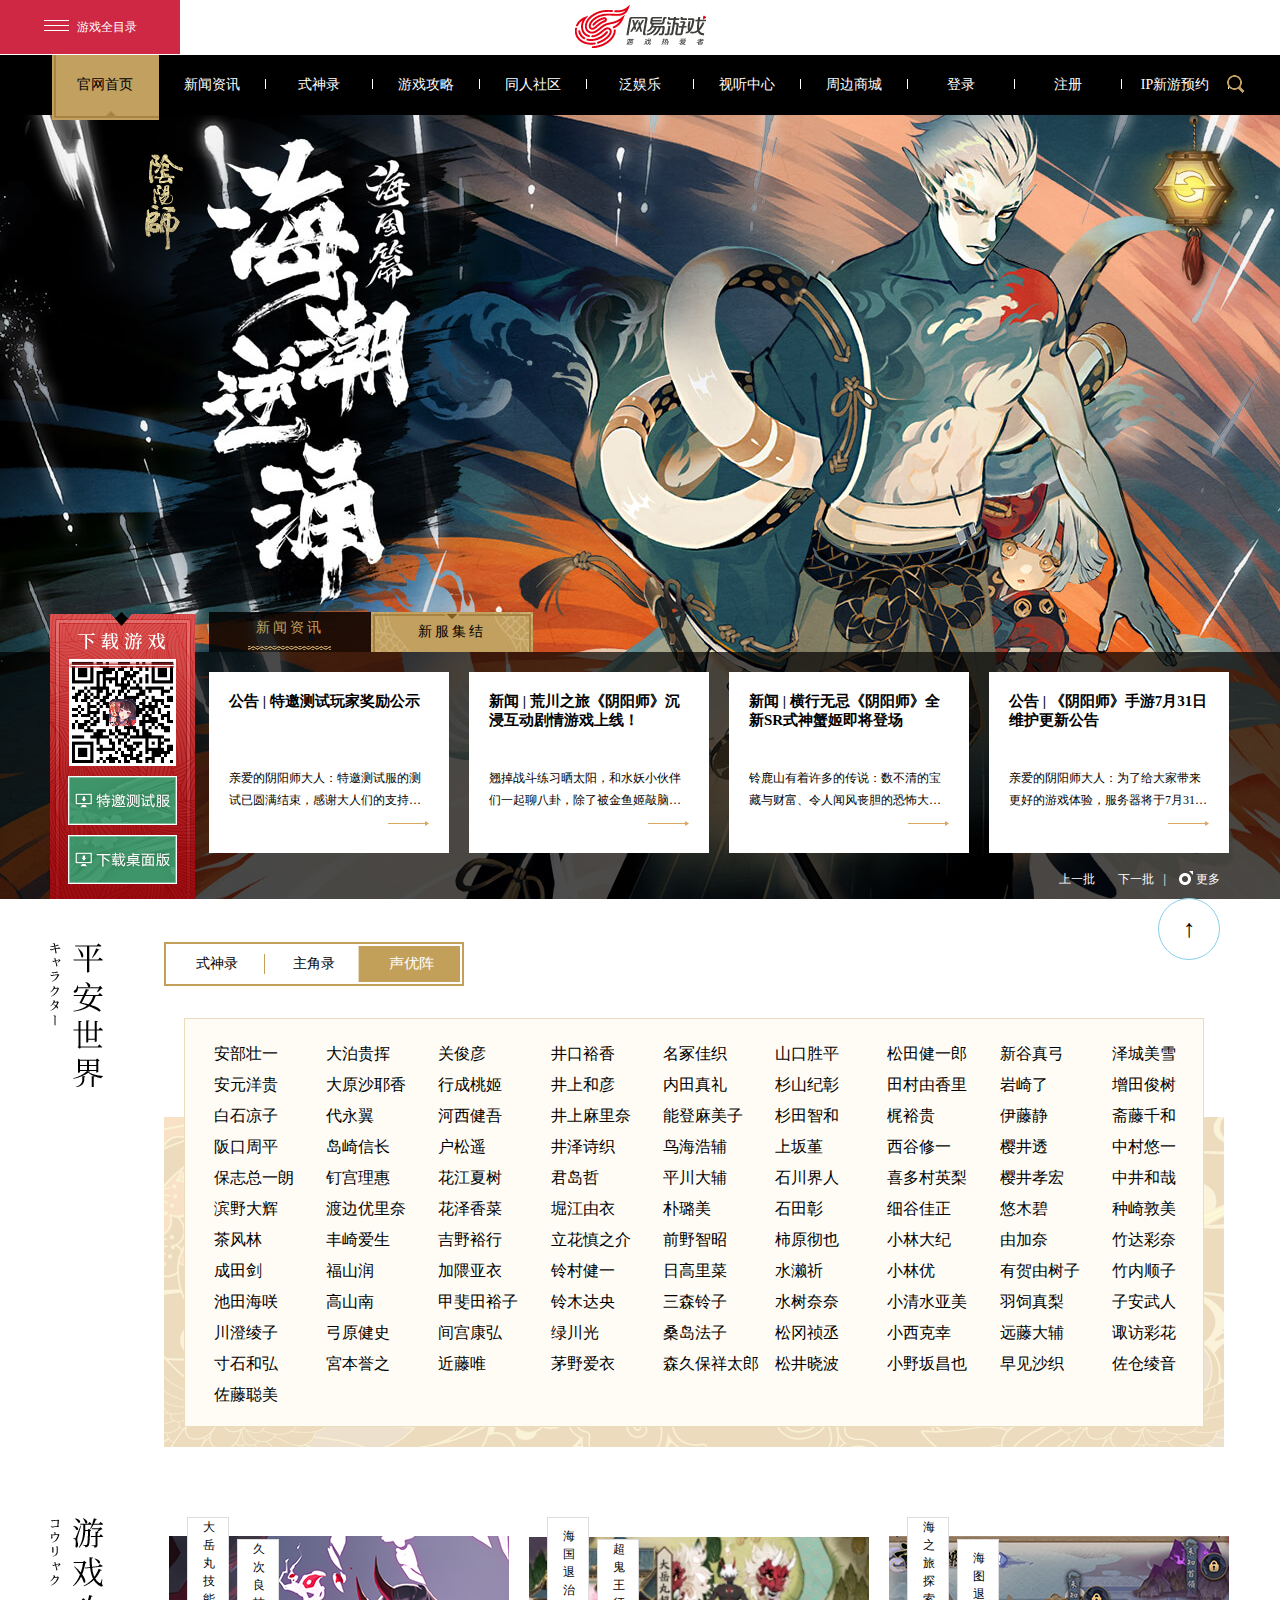
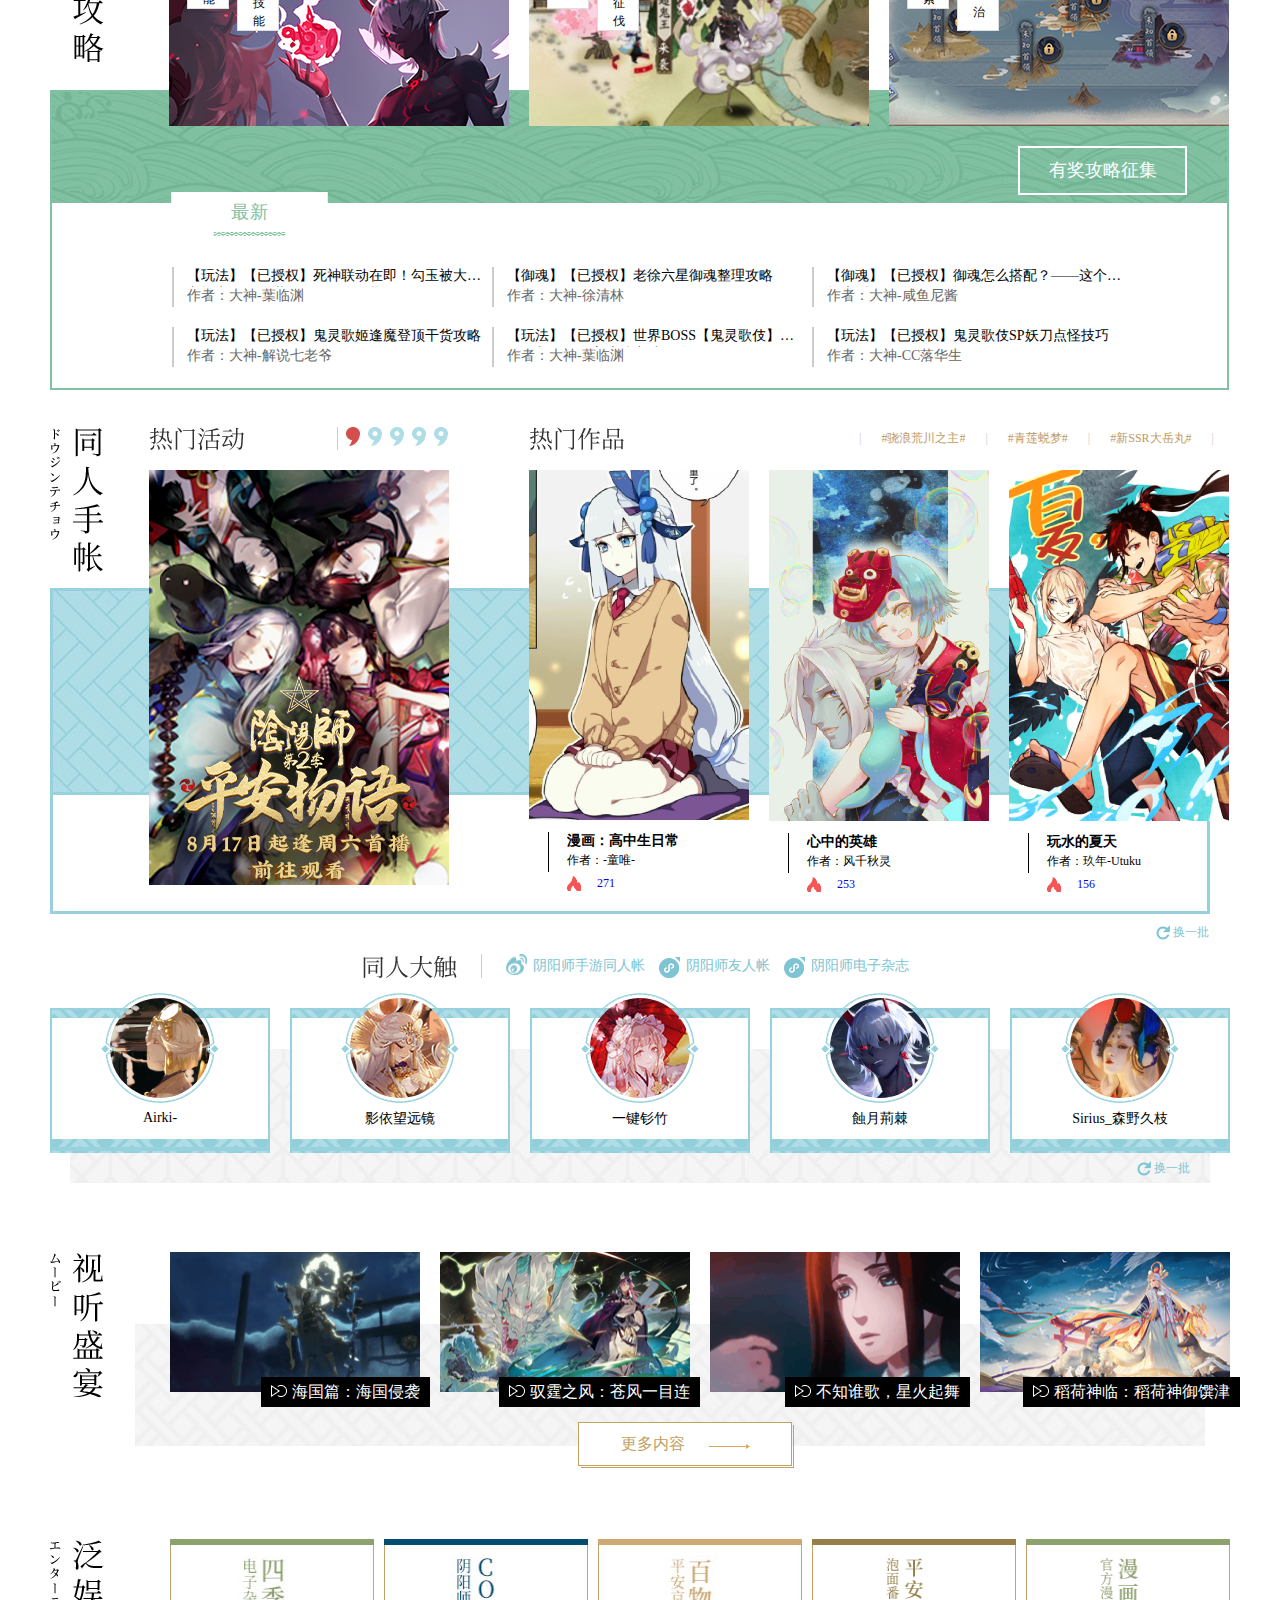
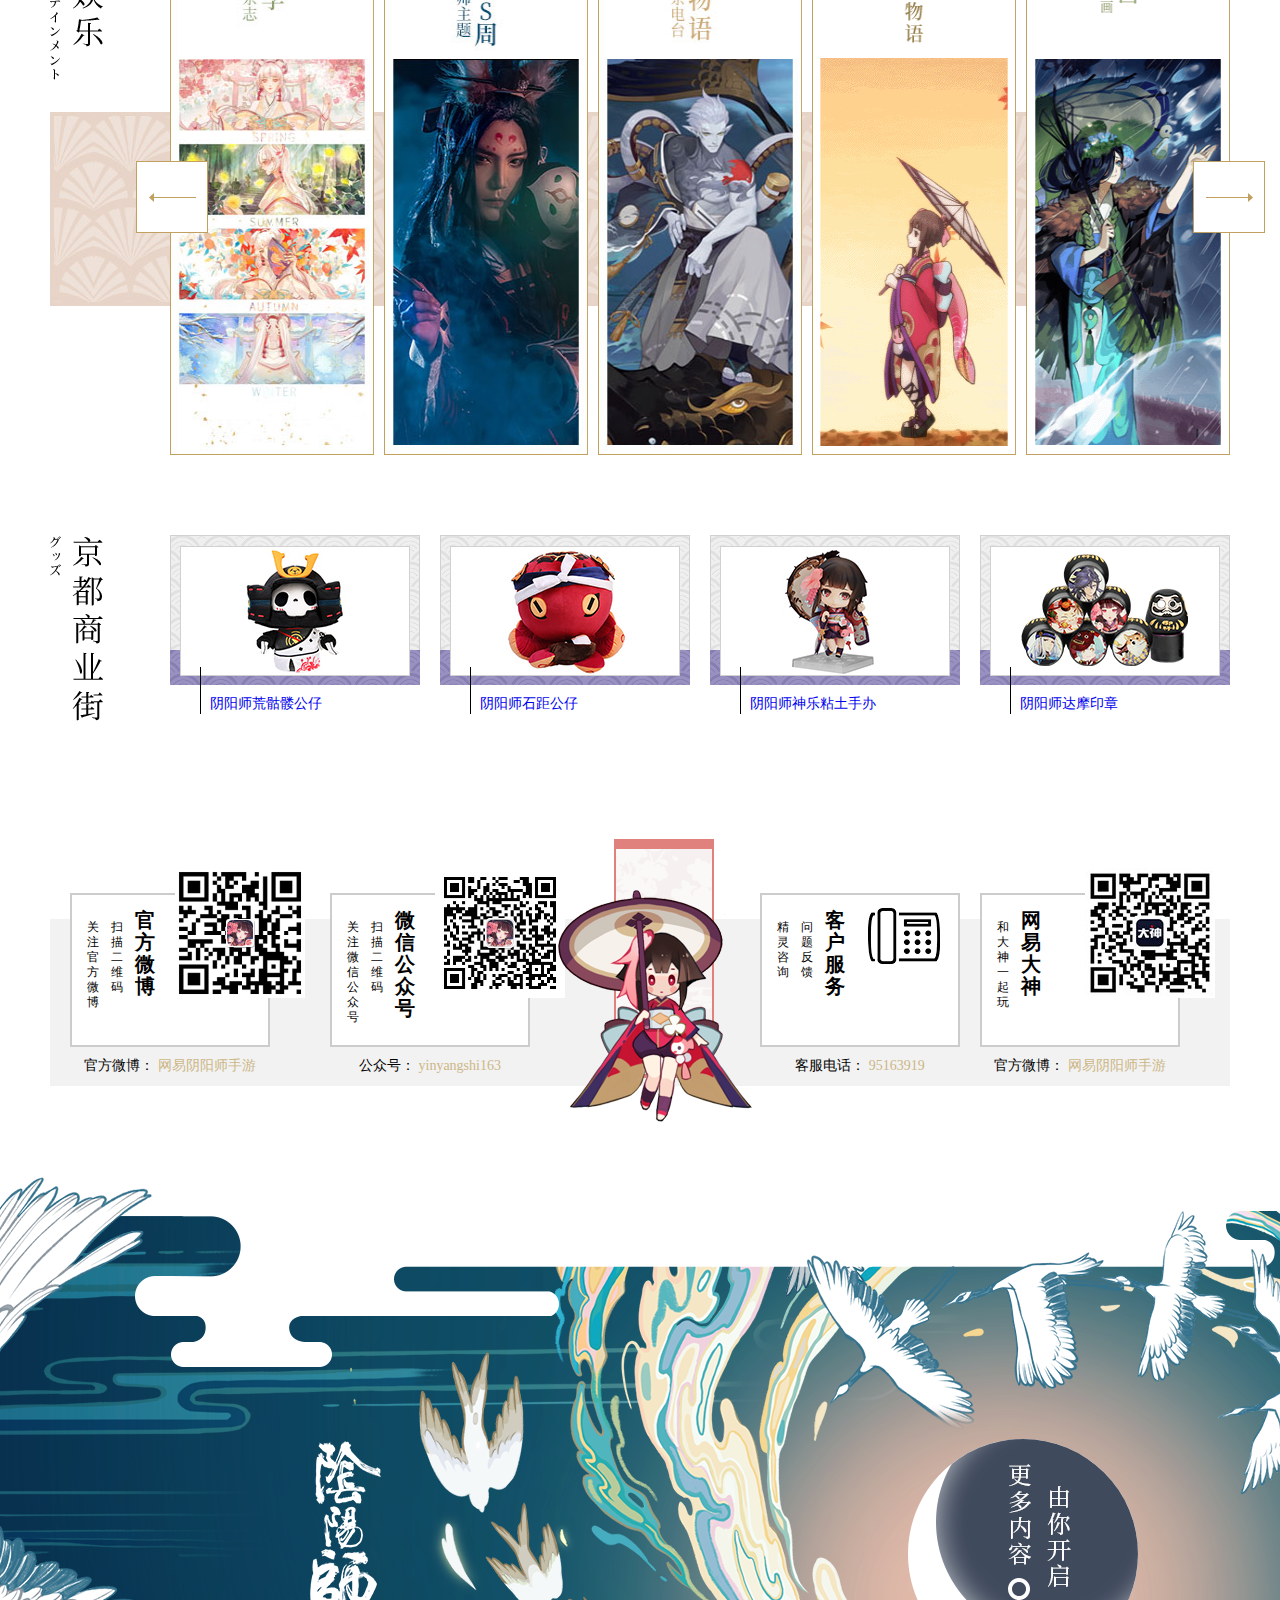
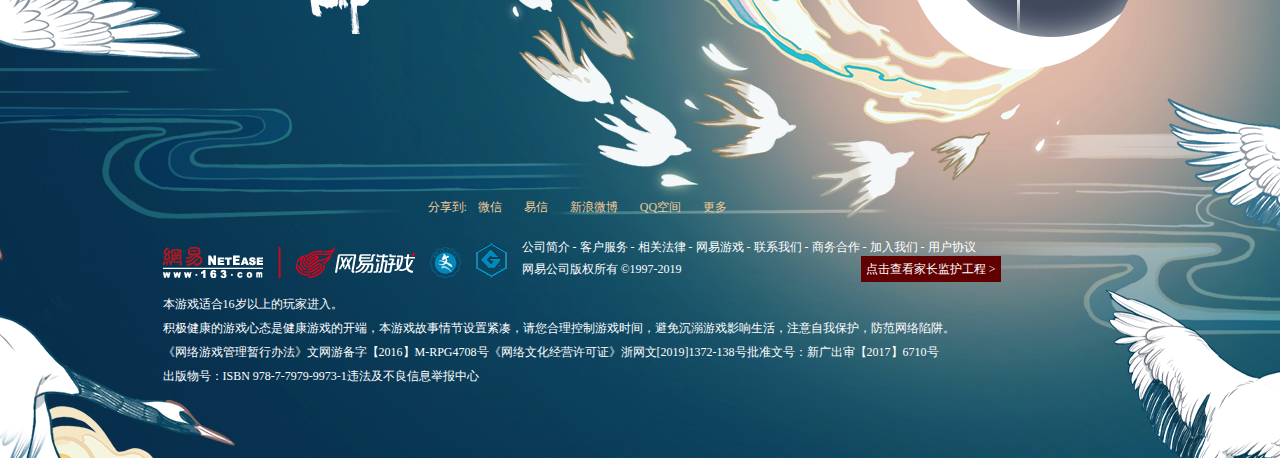
<file: index.html>
<!DOCTYPE html PUBLIC "-//W3C//DTD XHTML 1.0 Transitional//EN" "http://www.w3.org/TR/xhtml1/DTD/xhtml1-transitional.dtd">
<html xmlns="http://www.w3.org/1999/xhtml">
 <head>
  <title> 《阴阳师》手游官网_网易和风匠心巨制，开启唯美奇幻之旅 </title>
  <meta name="generator" content="editplus" />
  <meta name="author" content="" />
  <meta name="keywords" content="" />
  <meta name="description" content="" />
  <link rel="stylesheet" href="css/style2.css">
  <link rel="stylesheet" href="css/default.css">
  <link rel="stylesheet" href="http://at.alicdn.com/t/font_1345087_2g8r03bxadf.css">
  <link rel="stylesheet" href="./css/elvvator.css"> 
  <script src="./js/jquery-3.6.0.js"></script>
  <script src="js/elevator.js"></script>
</head>

 <body>
  <div id="wrap">
  	<!-- /* <---网页头部- */ -->
	<div id="header">

		<!-- /*---网页头部顶端---*/ -->
		<div id="h-title">
			<div class="h-t-left">
				<a class="h-t-catalog" href="#">
					<i></i>游戏全目录
				</a>
			</div>
			<div class="h-t-center">
				<a class="h-t-logo" href="#">
					<img src="img1/logo_b5525b7.png">
				</a>
			</div>
		</div>
		<!-- /*---网页头部内容导航栏开始---*/ -->
		<div id="h-matter">
			<div id="h-nav">
				<ul class="h-topnav clearfix">
					<li class="h-mainbav">
						<a class="h-tit montant" href="#">官网首页</a>
					</li>
					<li class="h-mainbav" title="新闻资讯">
						<a class="h-tit montant" href="#">新闻资讯</a>
						<div class="subnav_wrap">
							<ul class="subnav_wrapper">
								<li class="subnav_item sub1">
									<a href="#" target="_block" title="朽木露琪亚参上！《阴阳师》×TV动画《BLEACH境·界》限定联动即将开启！">
										<img src="img2/1.jpg" alt="朽木露琪亚参上！《阴阳师》×TV动画《BLEACH境·界》限定联动即将开启！">
										<p class="news_tit">朽木露琪亚参上！《阴阳师》×TV动画《BLEACH境·界》限定联动即将开启！</p>
									</a>
								</li>
								<li class="subnav_item sub1">
									<a href="#" target="_block" title="为崽而战、盛夏之约：应援版开启">
										<img src="img2/2.png" alt="为崽而战、盛夏之约：应援版开启">
										<p class="news_tit">为崽而战、盛夏之约：应援版开启</p>
									</a>
								</li>
								<li class="subnav_item sub1">
									<a href="#" target="_block" title="《阴阳师》手游8月14日维护更新公告">
										<img src="img2/3.jpg" alt="《阴阳师》手游8月14日维护更新公告">
										<p class="news_tit">《阴阳师》手游8月14日维护更新公告</p>
									</a>
								</li>
								<li class="subnav_item sub1">
									<a href="#" target="_block" title="死神降临！《阴阳师》× TV动画《BLEACH境·界》限定联动将启">
										<img src="img2/4.jpg" alt="死神降临！《阴阳师》× TV动画《BLEACH境·界》限定联动将启">
										<p class="news_tit">死神降临！《阴阳师》× TV动画《BLEACH境·界》限定联动将启</p>
									</a>
								</li>
								<li class="subnav_item sub1">
									<a href="#" target="_block" title="网易游戏2020校园招聘火热进行中！">
										<img src="img2/5.jpg" alt="网易游戏2020校园招聘火热进行中！">
										<p class="news_tit">网易游戏2020校园招聘火热进行中！</p>
									</a>
								</li>
							</ul>
						</div>
					</li>
					<li class="h-mainbav" title="式神录">
						<a class="h-tit montant" href="#">式神录</a>
						<div class="subnav_wrap">
							<ul class="subnav_wrapper">
								<li class="subnav_item sub2">
									<a href="#" target="_block" title="联动">
										<img src="img2/ss_1_2fa7e81.jpg" alt="联动">
									</a>
								</li>
								<li class="subnav_item sub2">
									<a href="#" target="_block" title="SP">
										<img src="img2/ss_2_a4916b4.jpg" alt="SP">
									</a>
								</li>
								<li class="subnav_item sub2">
									<a href="#" target="_block" title="SSR">
										<img src="img2/ss_3_017abcd.jpg" alt="SSR">
									</a>
								</li>
								<li class="subnav_item sub2">
									<a href="#" target="_block" title="SR">
										<img src="img2/ss_4_645f86e.jpg" alt="SR">
									</a>
								</li>
								<li class="subnav_item sub2">
									<a href="#" target="_block" title="R">
										<img src="img2/ss_5_c5d311e.jpg" alt="R">
									</a>
								</li>
								<li class="subnav_item sub2">
									<a href="#" target="_block" title="N">
										<img src="img2/ss_6_0364095.jpg" alt="N">
									</a>
								</li>
								<li class="subnav_item sub2">
									<a href="#" target="_block" title="呱本">
										<img src="img2/ss_7_b15e26d.jpg" alt="呱本">
									</a>
								</li>
							</ul>
						</div>
					</li>
					<li class="h-mainbav" title="游戏攻略">
						<a class="h-tit montant" href="#">游戏攻略</a>
						<div class="subnav_wrap">
							<ul class="subnav_wrapper">
								<li class="subnav_item sub3">
									<a href="#" target="_block" title="萌新上路">
										<img src="img2/pic_4_171aa2f.jpg" alt="萌新上路">
									</a>
								</li>
								<li class="subnav_item sub3">
									<a href="#" target="_block" title="式神御魂">
										<img src="img2/pic_1_fb5f1d1.jpg" alt="式神御魂">
									</a>
								</li>
								<li class="subnav_item sub3">
									<a href="#" target="_block" title="秘闻副本">
										<img src="img2/pic_2_f1ba243.jpg" alt="秘闻副本">
									</a>
								</li>
								<li class="subnav_item sub3">
									<a href="#" target="_block" title="斗技阵容">
										<img src="img2/pic_3_6b1c9bd.jpg" alt="斗技阵容">
									</a>
								</li>
							</ul>
						</div>
					</li>
					<li class="h-mainbav" title="同人社区">
						<a class="h-tit montant" href="#">同人社区</a>
						<div class="subnav_wrap">
							<ul class="subnav_wrapper">
								<li class="subnav_item sub4">
									<a href="#" target="_block" title="公益猫盒 设计大赛">
										<img src="img2/e7f34b05-b911-4616-b1fa-99dcb8f5d32c.jpg" alt="公益猫盒 设计大赛">
										<p class="news_tit" style="text-shadow:3px -5px 10px #000;">公益猫盒 设计大赛</p>
									</a>
								</li>
								<li class="subnav_item sub4">
									<a href="#" target="_block" title="不知火降临脑洞百科">
										<img src="img2/2a940657-b72c-4605-8f6e-33e3808f4080.jpg" alt="不知火降临脑洞百科">
										<p class="news_tit" style="text-shadow:3px -5px 10px #000;">不知火降临脑洞百科</p>
									</a>
								</li>
								<li class="subnav_item sub4">
									<p class="sub_tit">热门话题</p>
									<div class="sub_text">
										<a href="#" title="每日精选">每日精选</a>|
										<a href="#" title="同人绘画">同人绘画</a>|
										<a href="#" title="玩家cos">玩家cos</a>
										<br>
										<a href="#" title="同人视频">同人视频</a>|
										<a href="#" title="同人小说">同人小说</a>|
										<a href="#" title="高手在民间">高手在民间</a>
									</div>
								</li>
								<li class="subnav_item sub4">
									<p class="sub_tit">热门标签</p>
									<div class="sub_text">
										<a href="#" title="骁浪荒川之主">#骁浪荒川之主#</a>
										<a href="#" title="青莲蜕梦">#青莲蜕梦#</a>
										<a href="#" title="新SSR大岳丸">#新SSR大岳丸#</a>
									</div>
								</li>
							</ul>
						</div>
					</li>
					<li class="h-mainbav" title="泛娱乐">
						<a class="h-tit montant" href="#">泛娱乐</a>
						<div class="subnav_wrap">
							<ul class="subnav_wrapper">
								<li class="subnav_item sub3">
									<a href="#" target="_block" title="泡面番：平安物语">
										<img src="img2/47d761fa-3493-4b2c-8c1d-9065c5ac7816.png" alt="泡面番：平安物语">
									</a>
								</li>
								<li class="subnav_item sub3">
									<a href="#" target="_block" title="动画：百鬼幼儿园">
										<img src="img2/b72ed9bd-7507-420a-b270-86c6c11d2b32.png" alt="动画：百鬼幼儿园">
									</a>
								</li>
								<li class="subnav_item sub3">
									<a href="#" target="_block" title="音乐剧：大江山之章">
										<img src="img2/7839eb35-7723-433a-86ea-60097c00c481.png" alt="音乐剧：大江山之章">
									</a>
								</li>
								<li class="subnav_item sub3">
									<a href="#" target="_block" title="漫画：官方漫画">
										<img src="img2/e0ac4f21-6274-4739-96f3-49aee84c5c5e.png" alt="漫画：官方漫画">
									</a>
								</li>
								<li class="subnav_item sub3">
									<a href="#" target="_block" title="商业街：周边商城">
										<img src="img2/9099e3fb-854b-48b5-ae43-4a7f935c867e.png" alt="商业街：周边商城">
									</a>
								</li>
								<li class="subnav_item sub3">
									<a href="#" target="_block" title="大事记：线下大事记">
										<img src="img2/709619be-531e-4c68-ab39-b80492260b56.png" alt="大事记：线下大事记">
									</a>
								</li>
								<li class="subnav_item sub3">
									<a href="#" target="_block" title="电台：京都放映町">
										<img src="img2/8e6605d3-e335-46be-a5be-e1bfd3bd74ef.png" alt="电台：京都放映町">
									</a>
								</li>
							</ul>
						</div>
					</li>
					<li class="h-mainbav" title="视听中心">
						<a class="h-tit montant" href="#">视听中心</a>
						<div class="subnav_wrap">
							<ul class="subnav_wrapper">
								<li class="subnav_item sub3">
									<a href="#" target="_block" title="视频中心">
										<img src="img2/pic_4_171aa2f.jpg" alt="视频中心">
									</a>
								</li>
								<li class="subnav_item sub3">
									<a href="#" target="_block" title="原画壁纸">
										<img src="img2/pic_1_fb5f1d1.jpg" alt="原画壁纸">
									</a>
								</li>
								<li class="subnav_item sub3">
									<a href="#" target="_block" title="游戏原声">
										<img src="img2/pic_2_f1ba243.jpg" alt="游戏原声">
									</a>
								</li>
							</ul>
						</div>
					</li>
					<li class="h-mainbav" title="周边商城">
						<a class="h-tit montant" href="#">周边商城</a>
					</li>
					<li class="h-mainbav" title="登录">
						<a class="h-tit montant" href="../yyangshi-master/login.html">登录</a>
					</li>
					<li class="h-mainbav" title="注册">
						<a class="h-tit montant" href="../yyangshi-master/register.html">注册</a>
					</li>
					<li class="h-mainbav" title="IP新游预约">
						<a class="h-tit montant" href="#">IP新游预约</a>
						<div class="subnav_wrap">
							<ul class="subnav_wrapper">
								<li class="subnav_item sub4 align_right">
									<a href="#" target="_block" title="阴阳师：百闻牌">
										<img src="img2/img_bwp_378fdfd.png" alt="阴阳师：百闻牌">
										<p class="news_tit" style="text-shadow:3px -5px 10px #000;">阴阳师：百闻牌</p>
									</a>
								</li>
								<li class="subnav_item sub4 align_right">
									<a href="#" target="_block" title="阴阳师：妖怪屋">
										<img src="img2/img_ygw_ae5a416.png" alt="阴阳师：妖怪屋">
										<p class="news_tit" style="text-shadow:3px -5px 10px #000;">阴阳师：妖怪屋</p>
									</a>
								</li>
							</ul>
						</div>
					</li>
				</ul>
				<a class="search" href="#" title="search"></a>
			</div>
			<div id="h-banner">
				<div id="head_logo">
					<span class="h-logo"></span>
					<span class="h-light"></span>
				</div>
				<div id="head_news">
					<div class="head_inner">
						<div class="head_left">
							<div class="nie-download">
								<a class="nie-code" href="#">
									<img src="img2/57b280b496dee47507111c56NRN73rVj.png">
								</a>
								<a class="nie-pic nie-pic1" href="#" title="特邀测试服"></a>
								<a class="nie-pic nie-pic2" href="#" title="下载桌面版"></a>
								<div class="nie-copy">
									<i class="nie-triangle"></i>
									<i class="nie-triangle nie-triangle1"></i>
								</div>
							</div>
						</div>
						<div class="head_right">
							<div class="news_tab">
								<ul class="clr">
									<li class="clr1">新闻资讯
										<span class="c-line"></span>
									</li>
									<li class="clr1">新服集结
										<span class="c-line"></span>
									</li>
								</ul>
							</div>
							<div class="news_box">
								<ul class="zixun_box">
									<li class="recommend">
										<a href="#">
											<h3>公告 | 特邀测试玩家奖励公示</h3>
											<p>亲爱的阴阳师大人：特邀测试服的测试已圆满结束，感谢大人们的支持！测试期间大人们的优质反馈，寮办将作为调优数值和表现上的参考。</p>
											<span class="arrow">
												<img src="img2/arrow_245be57.png">
											</span>
										</a>
									</li>
									<li class="recommend">
										<a href="#">
											<h3>新闻 | 荒川之旅《阴阳师》沉浸互动剧情游戏上线！</h3>
											<p>翘掉战斗练习晒太阳，和水妖小伙伴们一起聊八卦，除了被金鱼姬敲脑袋，一切都是那么的美好。作为一只安居在荒川的小妖怪，每天日常生活……</p>
											<span class="arrow">
												<img src="img2/arrow_245be57.png">
											</span>
										</a>
									</li>
									<li class="recommend">
										<a href="#">
											<h3>新闻 | 横行无忌《阴阳师》全新SR式神蟹姬即将登场</h3>
											<p>铃鹿山有着许多的传说：数不清的宝藏与财富、令人闻风丧胆的恐怖大妖怪……企图得到宝物的人类踏足于此，寻找着传说中满是财宝的地洞……</p>
											<span class="arrow">
												<img src="img2/arrow_245be57.png">
											</span>
										</a>
									</li>
									<li class="recommend">
										<a href="#">
											<h3>公告 | 《阴阳师》手游7月31日维护更新公告</h3>
											<p>亲爱的阴阳师大人：为了给大家带来更好的游戏体验，服务器将于7月31日(周三)早上6:30-9:00进行停服维护，如未能按时完成，则开服时间将会顺延。具体更新详情请留意稍后更新公告，或维护结束后至游戏登录界面查看。</p>
											<span class="arrow">
												<img src="img2/arrow_245be57.png">
											</span>
										</a>
									</li>	
								</ul>
							</div>
							<div class="news_btn">
								<a href="#" title="一批">上一批</a>
								<a href="#" title="一批">下一批</a>|
								<a href="#" title="更多">
									<i style="vertical-align:middle;">
										<img src="img2/more_53e1b68.png" alt="更多">	
									</i>
									更多
								</a>
							</div>
						</div>
					</div>
				</div>
			</div>
		</div>
	</div>

	<!-- /* <---网页内容- */ -->
	<div id="content">
		<!-- 平安世界 -->
		<div id="part_shishen" class="clearfix item"> 
			<div class="part_tit"></div>
			<div class="world_wrap">
				<div class="world_tab">
					<div class="world_case">
						<ul>
							<li>
								<a href="#">式神录</a>
							</li>
							<li>
								<a href="#">主角录</a>
							</li>
							<li>
								<a class="three" href="#">声优阵</a>
							</li>
						</ul>
					</div>
				</div>
				<div class="world_box">
					<div class="syz-wrap">
						<ul>
						<li>安部壮一</li>
						<li>安元洋贵</li>
						<li>白石凉子</li>
						<li>阪口周平</li>
						<li>保志总一朗</li>
						<li>滨野大辉</li>
						<li>茶风林</li>
						<li>成田剑</li>
						<li>池田海咲</li>
						<li>川澄绫子</li>
						<li>寸石和弘</li>
						<li>佐藤聪美</li>
					</ul>
					<ul>
						<li>大泊贵挥</li>
						<li>大原沙耶香</li>
						<li>代永翼</li>
						<li>岛崎信长</li>
						<li>钉宫理惠</li>
						<li>渡边优里奈</li>
						<li>丰崎爱生</li>
						<li>福山润</li>
						<li>高山南</li>
						<li>弓原健史</li>
						<li>宮本誉之</li>
					</ul>
					<ul>
						<li>关俊彦</li>
						<li>行成桃姬</li>
						<li>河西健吾</li>
						<li>户松遥</li>
						<li>花江夏树</li>
						<li>花泽香菜</li>
						<li>吉野裕行</li>
						<li>加隈亚衣</li>
						<li>甲斐田裕子</li>
						<li>间宫康弘</li>
						<li>近藤唯</li>
					</ul>
					<ul>
						<li>井口裕香</li>
						<li>井上和彦</li>
						<li>井上麻里奈</li>
						<li>井泽诗织</li>
						<li>君岛哲</li>
						<li>堀江由衣</li>
						<li>立花慎之介</li>
						<li>铃村健一</li>
						<li>铃木达央</li>
						<li>绿川光</li>
						<li>茅野爱衣</li>
					</ul>
					<ul>
						<li>名冢佳织</li>
						<li>内田真礼</li>
						<li>能登麻美子</li>
						<li>鸟海浩辅</li>
						<li>平川大辅</li>
						<li>朴璐美</li>
						<li>前野智昭</li>
						<li>日高里菜</li>
						<li>三森铃子</li>
						<li>桑岛法子</li>
						<li>森久保祥太郎</li>
					</ul>
					<ul>
						<li>山口胜平</li>
						<li>杉山纪彰</li>
						<li>杉田智和</li>
						<li>上坂堇</li>
						<li>石川界人</li>
						<li>石田彰</li>
						<li>柿原彻也</li>
						<li>水濑祈</li>
						<li>水树奈奈</li>
						<li>松冈祯丞</li>
						<li>松井晓波</li>
					</ul>
					<ul>
						<li>松田健一郎</li>
						<li>田村由香里</li>
						<li>梶裕贵</li>
						<li>西谷修一</li>
						<li>喜多村英梨</li>
						<li>细谷佳正</li>
						<li>小林大纪</li>
						<li>小林优</li>
						<li>小清水亚美</li>
						<li>小西克幸</li>
						<li>小野坂昌也</li>
					</ul>
					<ul>
						<li>新谷真弓</li>
						<li>岩崎了</li>
						<li>伊藤静</li>
						<li>樱井透</li>
						<li>樱井孝宏</li>
						<li>悠木碧</li>
						<li>由加奈</li>
						<li>有贺由树子</li>
						<li>羽饲真梨</li>
						<li>远藤大辅</li>
						<li>早见沙织</li>
					</ul>
					<ul>
						<li>泽城美雪</li>
						<li>增田俊树</li>
						<li>斋藤千和</li>
						<li>中村悠一</li>
						<li>中井和哉</li>
						<li>种崎敦美</li>
						<li>竹达彩奈</li>
						<li>竹内顺子</li>
						<li>子安武人</li>
						<li>诹访彩花</li>
						<li>佐仓绫音</li>
					</ul>
					</div>
				</div>
			</div>
		</div>
		<!-- 游戏攻略 -->
		<div id="part_strategys" class="item">
			<div class="stategy_top">
				<a class="part_tit" href="#" title="游戏攻略"></a>
				<div class="stategy_top_news">
					<ul class="clr clearfix">
						<li>
							<a href="#" title="大岳丸解析">
								<span class="stategy_tit">
									<em>大岳丸技能</em>
								</span>
								<span class="stategy_subtit">
									<em>久次良技能</em>
								</span>
								<img src="img2/81052138-6a21-4e2a-84e9-3326c45f49b3.jpg" alt="大岳丸解析">
							</a>
						</li>
						<li>
							<a href="#" title="超鬼王征伐">
								<span class="stategy_tit">
									<em>海国退治</em>
								</span>
								<span class="stategy_subtit">
									<em>超鬼王征伐</em>
								</span>
								<img src="img2/cc7d8f82-655d-41b7-8a50-38a7551c611c.jpg" alt="超鬼王征伐">
							</a>
						</li>
						<li>
							<a href="#" title="海之旅">
								<span class="stategy_tit">
									<em>海之旅探索</em>
								</span>
								<span class="stategy_subtit">
									<em>海图退治</em>
								</span>
								<img src="img2/bfc3c80b-4742-462d-a6a1-748316fb99f0.jpg" alt="海之旅">
							</a>
						</li>
					</ul>
				</div>
			</div>
			<div class="stategy_bottom">
				<div class="stategy_content">
					<ul class="stategy_tab">
						<li class="stategy_list">
							<a class="montant" href="" title="最新">最新
								<span class="c-line"></span>
							</a>
							<ul class="stategy_con stategy_con1">
								<li>
									<a href="#" title="【玩法】【已授权】死神联动在即！勾玉被大岳丸掏空？一周攒6000勾玉有可能吗？">
										<div class="s_line">
											<i></i>
										</div>
										<div class="s_con">
											<p>【玩法】【已授权】死神联动在即！勾玉被大岳丸掏空？一周攒6000勾玉有可能吗？</p>
											<span>作者：大神-葉临渊</span>
										</div>
									</a>
								</li>
								<li>
									<a href="#" title="【御魂】【已授权】老徐六星御魂整理攻略">
										<div class="s_line">
											<i></i>
										</div>
										<div class="s_con">
											<p>【御魂】【已授权】老徐六星御魂整理攻略</p>
											<span>作者：大神-徐清林</span>
										</div>
									</a>
								</li>
								<li>
									<a href="#"  title="【御魂】【已授权】御魂怎么搭配？——这个表格告诉你">
										<div class="s_line">
											<i></i>
										</div>
										<div class="s_con">
											<p>【御魂】【已授权】御魂怎么搭配？——这个表格告诉你</p>
											<span>作者：大神-咸鱼尼酱</span>
										</div>
									</a>
								</li>
								<li>
									<a href="#"  title="【玩法】【已授权】鬼灵歌姬逢魔登顶干货攻略">
										<div class="s_line">
											<i></i>
										</div>
										<div class="s_con">
											<p>【玩法】【已授权】鬼灵歌姬逢魔登顶干货攻略</p>
											<span>作者：大神-解说七老爷</span>
										</div>
									</a>
								</li>
								<li>
									<a href="#"  title="【玩法】【已授权】世界BOSS【鬼灵歌伎】周一回归！三套主流阵容助你登顶">
										<div class="s_line">
											<i></i>
										</div>
										<div class="s_con">
											<p>【玩法】【已授权】世界BOSS【鬼灵歌伎】周一回归！三套主流阵容助你登顶</p>
											<span>作者：大神-葉临渊</span>
										</div>
									</a>
								</li>
								<li>
									<a href="#" title="【玩法】【已授权】鬼灵歌伎SP妖刀点怪技巧">
										<div class="s_line">
											<i></i>
										</div>
										<div class="s_con">
											<p>【玩法】【已授权】鬼灵歌伎SP妖刀点怪技巧</p>
											<span>作者：大神-CC落华生</span>
										</div>
									</a>
								</li>
							</ul>
						</li>
					</ul>
					<div class="stategy_award">
						<a href="#" title="有奖攻略征集">有奖攻略征集</a>
					</div>
				</div>
			</div>
		</div>
		<!-- 同人手帐 -->
		<div id="part_tongren" class="item">
			<div class="tongren_top">
				<a class="part_tit" href="#" title="同人手帐"></a>
				<div class="tongren_top_news">
					<ul class="t-left">
						<li class="t-l-event1">
							<div class="tit_con"></div>
							<ul class="ban_num_con">
								<li></li>
								<li></li>
								<li></li>
								<li></li>
								<li></li>
							</ul>
						</li>
						<li class="t-l-event2">
							<a href="#" title="平安物语2">
								<img src="img2/595ea92b-8119-49a2-8dcc-ce84feda3759.jpg">
							</a>
						</li>
					</ul>
					<ul class="t-right">
						<li class="t-r-works1">
							<div class="tit_con"></div>
							<ul class="tongren_text_con">
								<li>
									|<a href="#" title="#骁浪荒川之主#">#骁浪荒川之主#</a>|
								</li>
								<li>
									<a href="#" title="#青莲蜕梦#">#青莲蜕梦#</a>|
								</li>
								<li>
									<a href="#" title="#新SSR大岳丸#">#新SSR大岳丸#</a>|
								</li>
							</ul>
						</li>
						<li class="t-r-works2">
							<ul class="clearfix">
								<li class="tongren-words1">
									<a href="#" title="漫画：高中生日常">
										<div class="rm_img">
											<img src="img2/f282e8e2-117e-46c6-808a-91018764105d.jpg" alt="漫画：高中生日常">
										</div>
										<div class="rm_desc">
											<p class="rm-text">漫画：高中生日常</p>
											<p class="rm-author">作者：-童唯-</p>
										</div>
										<div class="rm_love">271</div>
									</a>
								</li>
								<li class="tongren-words2">
									<a href="#" title="心中的英雄">
										<div class="rm_img">
											<img src="img2/30617fcd-33ea-49cb-bdcf-d3d12904de9d.jpg" alt="心中的英雄">
										</div>
										<div class="rm_desc">
											<p class="rm-text">心中的英雄</p>
											<p class="rm-author">作者：风千秋灵</p>
										</div>
										<div class="rm_love">253</div>
									</a>
								</li>
								<li class="tongren-words3">
									<a href="#" title="玩水的夏天">
										<div class="rm_img">
											<img src="img2/fcb03de2-9c7a-445e-9504-df9fa6a1018a.jpg" alt="玩水的夏天">
										</div>
										<div class="rm_desc">
											<p class="rm-text">玩水的夏天</p>
											<p class="rm-author">作者：玖年-Utuku</p>
										</div>
										<div class="rm_love">156</div>
									</a>
								</li>
							</ul>
							<a class="w-batch" href="#">
								<i></i>
								<span style="vertical-align:middle;">换一批</span>
							</a>
						</li>
					</ul>
				</div>
			</div>
			<div class="tongren_bottom">
				<img src="img2/tongren_bg_4e00ea2.jpg">
			</div>
		</div>
		<!-- 同人大触 -->
		<div id="part_ruzhu">
			<div class="ruzhu_tit">
				<img src="img2/ruzhu_tit_9e5621f.png">
				<i class="ruzhu-line"></i>
				<img class="wb-pic" src="img2/xcx_635afec.png" alt="阴阳师手游同人帐">
				<a href="#" title="阴阳师手游同人帐">阴阳师手游同人帐</a>
				<img src="img2/yrz_e801559.png" alt="阴阳师友人帐">
				<a href="#" title="阴阳师友人帐">阴阳师友人帐</a>
				<img src="img2/yrz_e801559.png" alt="阴阳师电子杂志">
				<a href="#" title="阴阳师电子杂志">阴阳师电子杂志</a>
			</div>
			<div class="ruzhu_box">
				<ul class="ruzhu_zp clearfix">
					<li>
						<a href="#" title="Airki-">
							<div class="rz_head">
								<img src="img2/bcf094db-318a-4744-abe6-dfdd35920a85.jpg">
							</div>
							<div class="rz_head_bg"></div>
							<div class="ruzhu_desc">Airki-</div>
						</a>
					</li>
					<li>
						<a href="#" title="影依望远镜">
							<div class="rz_head">
								<img src="img2/8a2ec9a0-ebf2-47a7-a13b-190d9fb660cc.jpg">
							</div>
							<div class="rz_head_bg"></div>
							<div class="ruzhu_desc">影依望远镜</div>
						</a>
					</li>
					<li>
						<a href="#" title="一键钐竹">
							<div class="rz_head">
								<img src="img2/038550ee-a50f-4889-94e5-18a80e5b29ed.jpg">
							</div>
							<div class="rz_head_bg"></div>
							<div class="ruzhu_desc">一键钐竹</div>
						</a>
					</li>
					<li>
						<a href="#" title="蝕月荊棘">
							<div class="rz_head">
								<img src="img2/6e827e26-af68-4e33-9389-ec381dd661da.jpg">
							</div>
							<div class="rz_head_bg"></div>
							<div class="ruzhu_desc">蝕月荊棘</div>
						</a>
					</li>
					<li>
						<a href="#" title="Sirius_森野久枝">
							<div class="rz_head">
								<img src="img2/4daeeaf1-3cd3-435e-ae62-f910344ff7b5.jpg">
							</div>
							<div class="rz_head_bg"></div>
							<div class="ruzhu_desc">Sirius_森野久枝</div>
						</a>
					</li>
				</ul>
				<a class="w-batch" href="#">
					<i></i>
					<span style="vertical-align:middle;">换一批</span>
				</a>
			</div>
			<div class="ruzhu_bottom">
				<img src="img2/ruzhu_bg_1311a36.jpg">
			</div>
		</div>
		<!-- 视听盛宴 -->
		<div id="part_shiting" class="item">
			<div class="shiting_top">
				<a class="part_tit" href="#" title="视听盛宴"></a>
				<div class="st_box">
					<ul class="clearfix">
						<li>
							<a href="#" title="海国篇：海国侵袭">
								<img src="img2/521395d2-d353-463f-a20f-5131cc25550c.gif" alt="海国篇：海国侵袭">
								<div class="st_name">
									<i></i>海国篇：海国侵袭
								</div>
							</a>
						</li>
						<li>
							<a href="#" title="驭霆之风：苍风一目连">
								<img src="img2/cd157d16-c630-4942-946a-1ea62ac3fb68.png" alt="驭霆之风：苍风一目连">
								<div class="st_name">
									<i></i>驭霆之风：苍风一目连
								</div>
							</a>
						</li>
						<li>
							<a href="#" title="不知谁歌，星火起舞">
								<img src="img2/dc60be6b-250b-4ac1-995e-7f6f3dd5be39.gif" alt="不知谁歌，星火起舞">
								<div class="st_name">
									<i></i>不知谁歌，星火起舞
								</div>
							</a>
						</li>
						<li>
							<a href="#" title="稻荷神临：稻荷神御馔津">
								<img src="img2/6f619e4f-b356-446e-b61a-5cacc7fd889e.png" alt="稻荷神临：稻荷神御馔津">
								<div class="st_name">
									<i></i>稻荷神临：稻荷神御馔津
								</div>
							</a>
						</li>
					</ul>
					<div class="st_more">
						<a href="#">更多内容
							<i></i>
						</a>
					</div>
				</div>
			</div>
			<div class="shiting_bottom">
				<img src="img2/shiting_bg_735f29c.jpg" alt="视听盛宴">
			</div>
		</div>


		<!-- 泛娱乐 -->
		<div id="part_fun" class="item">
			<div class="fun_top">
				<a class="part_tit" href="#" title="泛娱乐"></a>
				<div class="fun_box">
					<a href="#" title="电子杂志四季">
						<img src="img2/74d00cea-10a1-4444-afb5-d944e903ab92.jpg" alt="电子杂志四季">
					</a>
					<a href="#" title="阴阳师主题cos周">
						<img src="img2/b48f0dbe-2922-4f3b-8858-27fb901622e4.jpg" alt="阴阳师主题cos周">
					</a>
					<a href="#" title="平安京电台">
						<img src="img2/00126f3a-f0da-4c6b-b47b-d122bfcf6cb4.jpg" alt="平安京电台">
					</a>
					<a href="#" title="平安物语">
						<img src="img2/e8985f58-81c3-4366-8fef-791423c01b3e.gif" alt="平安物语">
					</a>
					<a href="#" title="官方漫画">
						<img src="img2/b94fe4de-0b77-446c-a898-5095bcf3a458.png" alt="官方漫画">
					</a>
				</div>
			</div>
			<div class="fun_center">
				<a href="#" title="left"></a>
				<a href="#" title="right"></a>
			</div>
			<div class="fun_bottom">
				<img src="img2/fun_bg_99effa1.jpg" alt="泛娱乐">
			</div>
		</div>

		<!-- 京都商业街 -->
		<div id="part_jingdu" class="item">
			<a class="part_tit" href="#" title="京都商业街"></a>
			<div class="jingdu_box">
				<ul>
					<li>
						<a href="#" title="阴阳师荒骷髅公仔">
							<img src="img2/7164a264-05ae-4eb1-9d30-3616e9360d15.jpg" alt="阴阳师荒骷髅公仔">
							<span>阴阳师荒骷髅公仔</span>
						</a>
					</li>
					<li>
						<a href="#" title="阴阳师石距公仔">
							<img src="img2/df9513e0-0c0e-41f8-8180-03934a269367.jpg" alt="阴阳师石距公仔">
							<span>阴阳师石距公仔</span>
						</a>
					</li>
					<li>
						<a href="#" title="阴阳师神乐粘土手办">
							<img src="img2/5859bfd1-ac51-4dc0-b127-a44586010cb8.jpg" alt="阴阳师神乐粘土手办">
							<span>阴阳师神乐粘土手办</span>
						</a>
					</li>
					<li>
						<a href="#" title="阴阳师达摩印章">
							<img src="img2/51efd58e-4ba1-41d8-9610-1e0b23a5194e.jpg" alt="阴阳师达摩印章">
							<span>阴阳师达摩印章</span>
						</a>
					</li>
				</ul>
			</div>
		</div>
		<!-- 二维码 -->
		<div id="part_ewm" class="item">
			<ul class="ewm_bg clearfix">
				<li class="code">
					<div class="code_con">
						<p class="c-first">关注官方微博</p>
						<p>扫描二维码</p>
						<p class="code_tit">官方微博</p>
						<img src="img2/wb_2cdebbf.png" alt="关注官方微博">
					</div>
					<p class="code_name">官方微博：
						<span style="color:#ccb786">网易阴阳师手游</span>
					</p>
				</li>
				<li class="code">
					<div class="code_con">
						<p class="c-first">关注微信公众号</p>
						<p>扫描二维码</p>
						<p class="code_tit">微信公众号</p>
						<img src="img2/wx_d99aea4.jpg" alt="关注微信公众号">
					</div>
					<p class="code_name">公众号：
						<span style="color:#ccb786">yinyangshi163</span>
					</p>
				</li>
				<li class="code role">
					<div class="word-wrap">
						<div class="word-item word-item-1"></div>
						<div class="word-item word-item-2"></div>
						<div class="word-item word-item-3"></div>
						<div class="word-item word-item-4"></div>
						<div class="word-item word-item-5"></div>
						<div class="word-item word-item-6"></div>
					</div>
					<a class="role-wrap"></a>
				</li>
				<li class="code">
					<div class="code_con">
						<p class="c-first">精灵咨询</p>
						<p>问题反馈</p>
						<p class="code_tit">客户服务</p>
						<img src="img2/code_number_578f944.png" alt="精灵咨询">
					</div>
					<p class="code_name">客服电话：
						<span style="color:#ccb786">95163919</span>
					</p>
				</li>
				<li class="code">
					<div class="code_con">
						<p class="c-first">和大神一起玩</p>
						<p class="code_tit">网易大神</p>
						<img src="img2/ds_535cde5.jpg" alt="关注官方微博">
					</div>
					<p class="code_name">官方微博：
						<span style="color:#ccb786">网易阴阳师手游</span>
					</p>
				</li>
			</ul>
		</div>
	</div>
	<!-- /* <---电梯导航---*/ -->
	<div id="elevator">
        <ul>
            <li class="curr">平安世界</li>
            <li>游戏攻略</li>
            <li>同人手帐</li>
			<li>视听盛宴</li>
			<li>泛娱乐</li>
			<li>京都商业街</li>
			<li>二维码</li>
        </ul>
    </div>
	<div id="backTop">↑</div>
	<!-- /* <---网页页脚- */ -->
	<div id="footer">
		<!-- 月亮动画 -->
		<div class="bott_com" style="height:520px;">
			<div class="bott_logo"></div>
			<div class="bott-moon">
				<div class="bott_ewm">
					<div class="white-circle1"></div>
					<div class="white-circle2"></div>
					<div class="white-ewm"></div>
					<div class="white-black">
						<div class="black"></div>
					</div>
					<div class="white-sparkle1"></div>
					<div class="white-sparkle2"></div>
				</div>
			</div>
		</div>

		<!-- 页脚 -->
		<div class="nie-copyrighter">
			<div class="share clearfix">
				<div class="NIE-share-txt">
					<span>分享到:</span>
				</div>
				<ul>
					<li>
						<a href="#" title="分享到微信二维码">
							<i class="iconfont icon-weixin"></i>
							<span>微信</span>
						</a>
					</li>
					<li>
						<a href="#" title="分享到易信">
							<i class="iconfont icon-yixin"></i>
							<span>易信</span>
						</a>
					</li>
					<li>
						<a href="#" title="分享到新浪微博">
							<i class="iconfont icon-xinlangweibo"></i>
							<span>新浪微博</span>
						</a>
					</li>
					<li>
						<a href="#" title="分享到QQ空间">
							<i class="iconfont icon-QQkongjian"></i>
							<span>QQ空间</span>
						</a>
					</li>
					<li class="more">
						<a href="#">
							<i class="iconfont icon-gengduo"></i>
							<span>更多</span>
						</a>
						<div class="QQ">
							<a href="#">
								<i class="icons"></i>QQ好友
							</a>
						</div>
					</li>
				</ul>
			</div>
			<div class="NIE-copyRight">
				<div class="nie-copyright-new-inner">
					<div class="nie-cn-part1">
						<span class="nie-cn-logo">
							<a class="pic1" href="#">
								<img src="img1/netease.2.png">
							</a>
							<a class="pic2" href="#">
								<img src="img1/nie.2.png">
							</a>
							<a class="pic3" href="#">
								<img src="img1/wen.png">
							</a>
							<a class="pic4" href="#">
								<img src="img1/wen2.png">
							</a>
						</span>
						<span class="nie-cn-nav">
							<i class="nie-cn-nav-i1">
								<a href="#">公司简介</a> -
								<a href="#">客户服务</a> -
								<a href="#">相关法律</a> -
								<a href="#">网易游戏</a> -
								<a href="#">联系我们</a> -
								<a href="#">商务合作</a> -
								<a href="#">加入我们</a> -
								<a href="#">用户协议</a>
							</i>
							<i class="nie-cn-nav-i2">网易公司版权所有 ©1997-2019
								<a href="#">点击查看家长监护工程 ></a>
							</i>
						</span>
					</div>
					<div class="nie-cn-part2">
						<p>本游戏适合16岁以上的玩家进入。</p>
						<p>积极健康的游戏心态是健康游戏的开端，本游戏故事情节设置紧凑，请您合理控制游戏时间，避免沉溺游戏影响生活，注意自我保护，防范网络陷阱。</p>
						<a href="#">《网络游戏管理暂行办法》</a>
						<span>文网游备字【2016】M-RPG4708号</span>
						<span>《网络文化经营许可证》</span>
						<span>浙网文[2019]1372-138号</span>
						<span>批准文号：新广出审【2017】6710号</span><br>
						<span>出版物号：ISBN 978-7-7979-9973-1 </span> 
						<a href="#">违法及不良信息举报中心</a>
					</div>
				</div>
			</div>
		</div>
	</div>
  </div>
 </body>
</html>
</file>
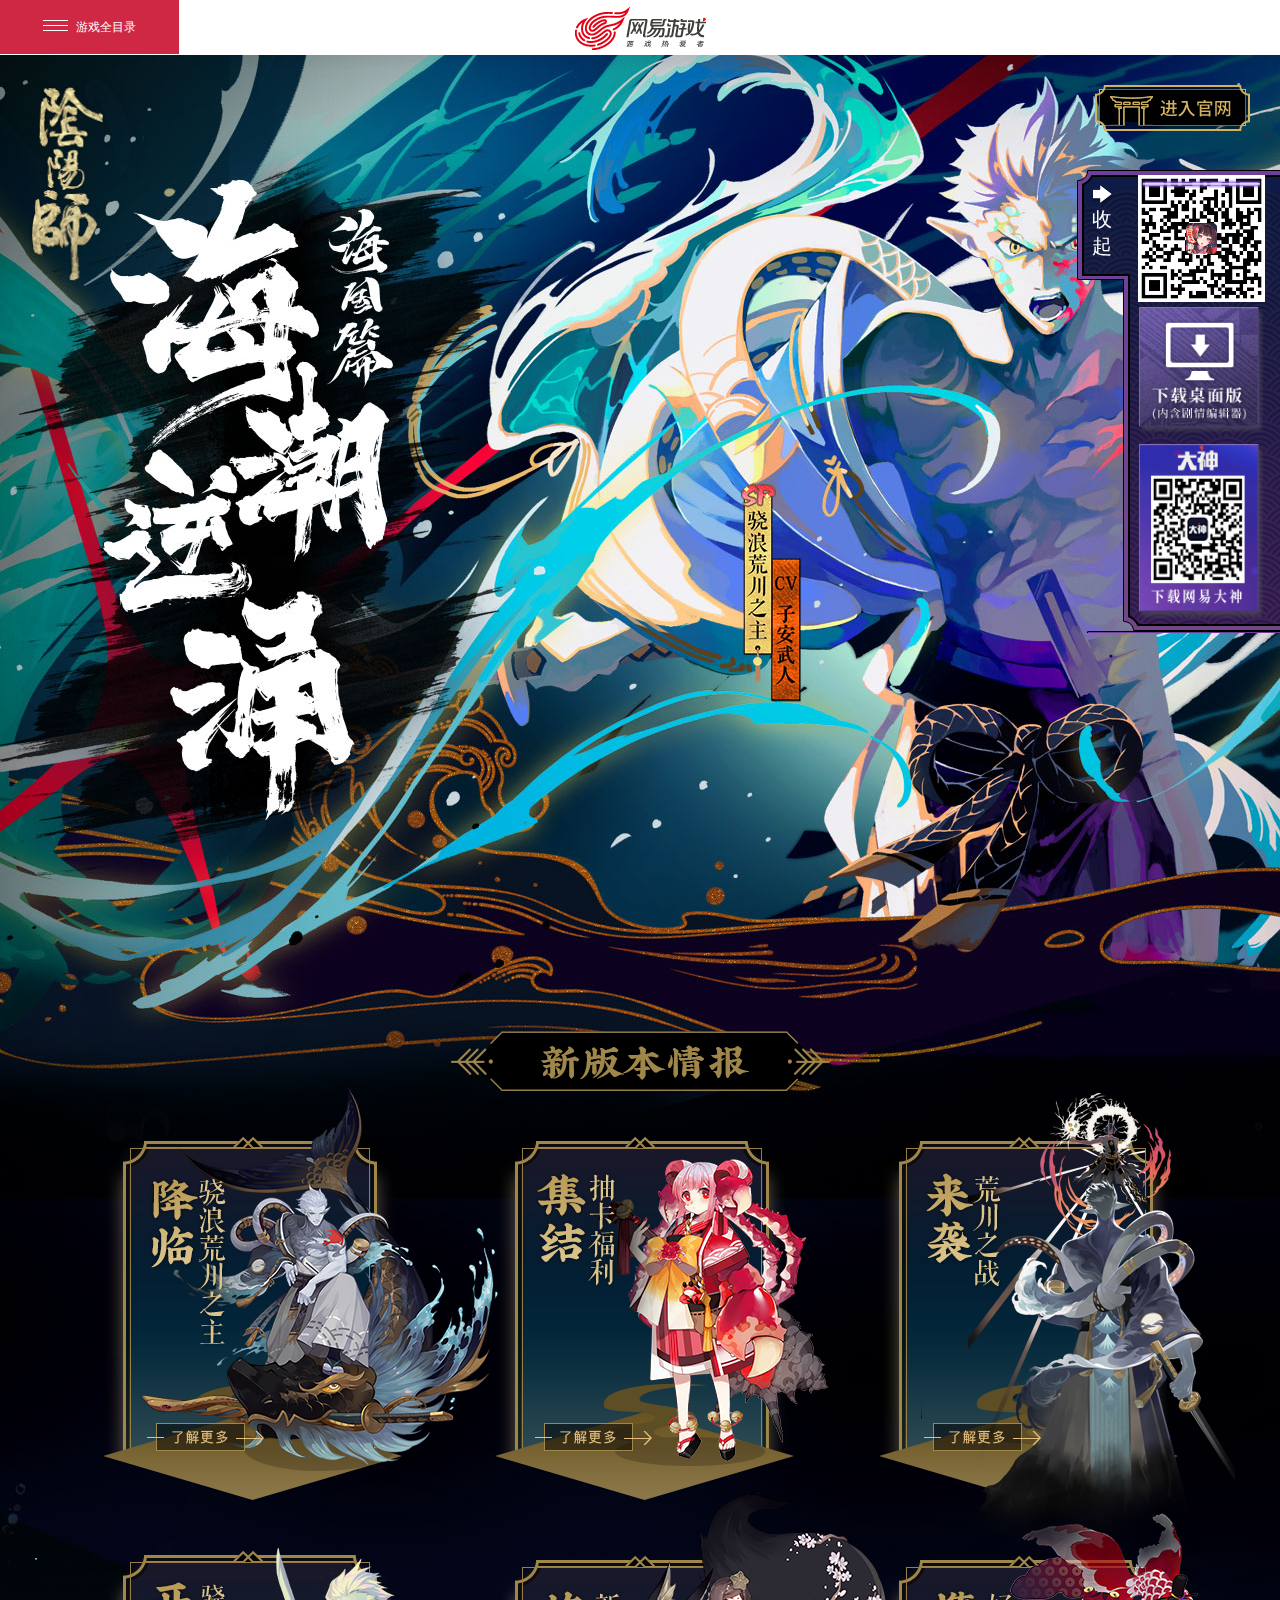
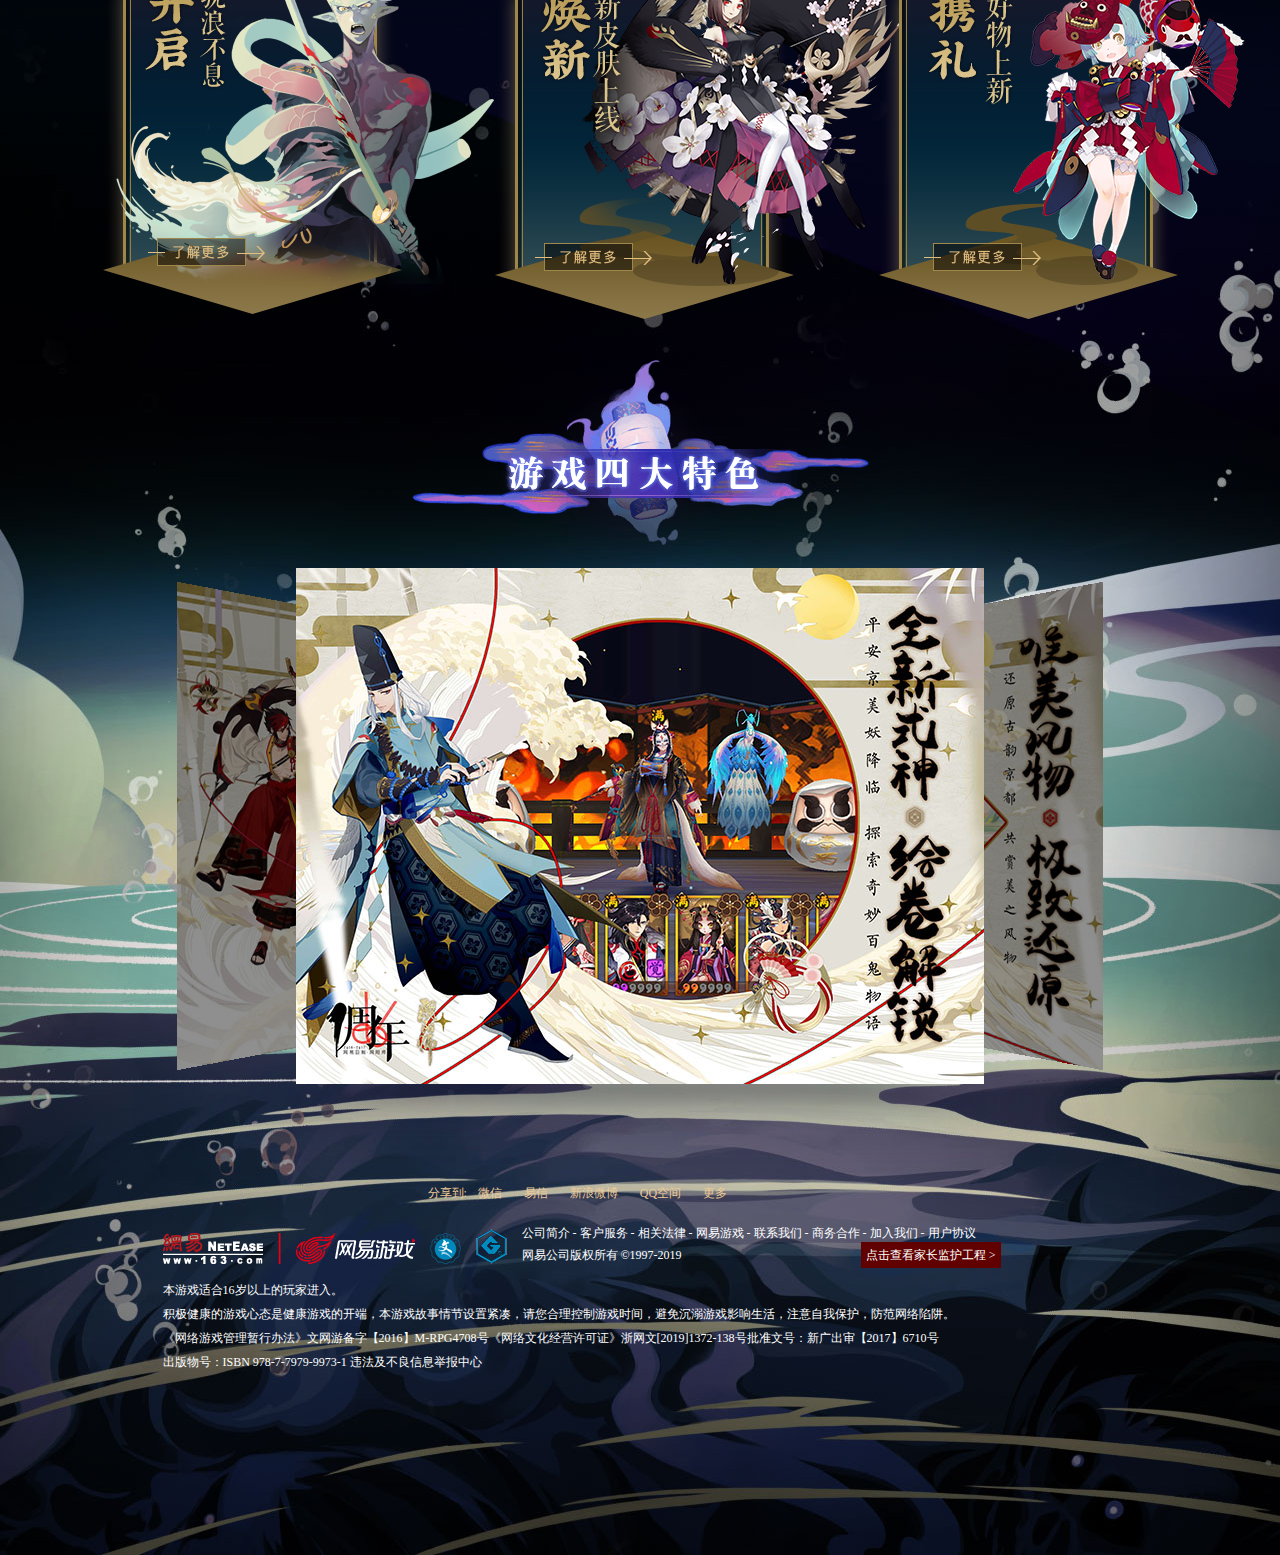
<file: jieshao.html>
<!DOCTYPE html PUBLIC "-//W3C//DTD XHTML 1.0 Transitional//EN" "http://www.w3.org/TR/xhtml1/DTD/xhtml1-transitional.dtd">
<html xmlns="http://www.w3.org/1999/xhtml">
 <head>
  <title> 《阴阳师》手游官网_海潮逆涌_网易和风匠心巨制，开启唯美奇幻之旅 </title>
  <meta name="generator" content="editplus" />
  <meta name="author" content="" />
  <meta name="keywords" content="" />
  <meta name="description" content="" />
  <link rel="stylesheet" href="css/style1.css">
  <link rel="stylesheet" href="http://at.alicdn.com/t/font_1345087_2g8r03bxadf.css">
  <link rel="stylesheet" href="css/jquery-yys-slider.css">
  <script src="./js/jquery-3.6.0.js"></script>
	<script src="js/index.js"></script>
	<script src="js/jquery-yys-slider.js"></script>
</head>

 <body>
  <div id="wrap">
	<div id="header">
		<div class="h-left">
			<a href="#">
				<i></i>游戏全目录
			</a>
		</div>
		<div class="h-center">
			<a href="#"></a>
		</div>
	</div>
	<div id="content">
		<div id="NIE-download" class="hideDL">
			<div class="Expand-or-collapse">
				<a class="Expand" href="#" title="打开" style="position:relative">
					<div class="jiantou"></div><input type="button"><span class="aspan">收起</span>
				</a>
			</div>
			<div class="h-code">
				<div class="line"></div>
				<a class="h-img1" href="#">
					<img src="img1/57bd6bb096dee4901dea0171sOSFCYQR.png">
				</a>
				<a class="h-img2" href="#" title="下载桌面版">
					<img src="img1/btn-pc_82fe993.png">
				</a>
				<a class="h-img3" href="#" title="下载网易大神">
					<img src="img1/btn_wyds_658a871.png">
				</a>
			</div>
		</div>


		<div class="part01">
			<a class="logo" href="index.html"></a>
			<a class="gw" href="index.html" target="_block"></a>
		</div>
		<div class="part02">
			<div class="tit"></div>
			<ul class="news-btn g-clr">
				<li class="more-btn btn01">
					<img src="img1/btn01_610fd46.png" alt="新版本情报">
				</li>
				<li class="more-btn btn02">
					<img src="img1/btn02_82beef7.png" alt="新版本情报">
				</li>
				<li class="more-btn btn03">
					<img src="img1/btn03_26e854e.png" alt="新版本情报">
				</li>
				<li class="more-btn btn04">
					<img src="img1/btn04_6484378.png" alt="新版本情报">
				</li>
				<li class="more-btn btn05">
					<img src="img1/btn05_bc62a4d.png" alt="新版本情报">
				</li>
				<li class="more-btn btn06">
					<img src="img1/btn06_d3f56d7.png" alt="新版本情报">
				</li>
			</ul>
		</div>
		<div class="part03">
			<div class="content-part part-tese">
				<div class="content-title"></div>
				<div class="shadow"></div>
				<div class="gallery_container"></div>
			  </div>
		</div>
		<div class="share clearfix">
			<div class="NIE-share-txt">
				<span>分享到:</span>
			</div>
			<ul>
				<li>
					<a href="#" title="分享到微信二维码">
						<i class="iconfont icon-weixin"></i>
						<span>微信</span>
					</a>
				</li>
				<li>
					<a href="#" title="分享到易信">
						<i class="iconfont icon-yixin"></i>
						<span>易信</span>
					</a>
				</li>
				<li>
					<a href="#" title="分享到新浪微博">
						<i class="iconfont icon-xinlangweibo"></i>
						<span>新浪微博</span>
					</a>
				</li>
				<li>
					<a href="#" title="分享到QQ空间">
						<i class="iconfont icon-QQkongjian"></i>
						<span>QQ空间</span>
					</a>
				</li>
				<li class="more">
					<a href="#">
						<i class="iconfont icon-gengduo"></i>
						<span>更多</span>
					</a>
					<div class="QQ">
						<a href="#">
							<i class="icons"></i>QQ好友
						</a>
					</div>
				</li>
			</ul>
		</div>
		<div class="NIE-copyRight">
			<div class="nie-copyright-new-inner">
				<div class="nie-cn-part1">
					<span class="nie-cn-logo">
						<a class="pic1" href="#">
							<img src="img1/netease.2.png">
						</a>
						<a class="pic2" href="#">
							<img src="img1/nie.2.png">
						</a>
						<a class="pic3" href="#">
							<img src="img1/wen.png">
						</a>
						<a class="pic4" href="#">
							<img src="img1/wen2.png">
						</a>
					</span>
					<span class="nie-cn-nav">
						<i class="nie-cn-nav-i1">
							<a href="#">公司简介</a> -
							<a href="#">客户服务</a> -
							<a href="#">相关法律</a> -
							<a href="#">网易游戏</a> -
							<a href="#">联系我们</a> -
							<a href="#">商务合作</a> -
							<a href="#">加入我们</a> -
							<a href="#">用户协议</a>
						</i>
						<i class="nie-cn-nav-i2">网易公司版权所有 ©1997-2019
							<a href="#">点击查看家长监护工程 ></a>
						</i>
					</span>
				</div>
				<div class="nie-cn-part2">
					<p>本游戏适合16岁以上的玩家进入。</p>
					<p>积极健康的游戏心态是健康游戏的开端，本游戏故事情节设置紧凑，请您合理控制游戏时间，避免沉溺游戏影响生活，注意自我保护，防范网络陷阱。</p>
					<a href="#">《网络游戏管理暂行办法》</a>
					<span>文网游备字【2016】M-RPG4708号</span>
					<span>《网络文化经营许可证》</span>
					<span>浙网文[2019]1372-138号</span>
					<span>批准文号：新广出审【2017】6710号</span><br>
					<span>出版物号：ISBN 978-7-7979-9973-1 </span> 
					<a href="#">违法及不良信息举报中心</a>
				</div>
			</div>
		</div>
	</div>
  </div>
  <script>
	$(function(){
	$('.content-part.part-tese').addClass('show');
	$('.gallery_container').gallery_slider({
    imgNum: 5,
    imgArr: [
      'images/banner01.jpg',
      'images/banner02.jpg',
      'images/banner03.jpg',
      'images/banner04.jpg',
      'images/banner05.jpg'
    ]
  });
})
  </script>
 </body>

</html>
</file>
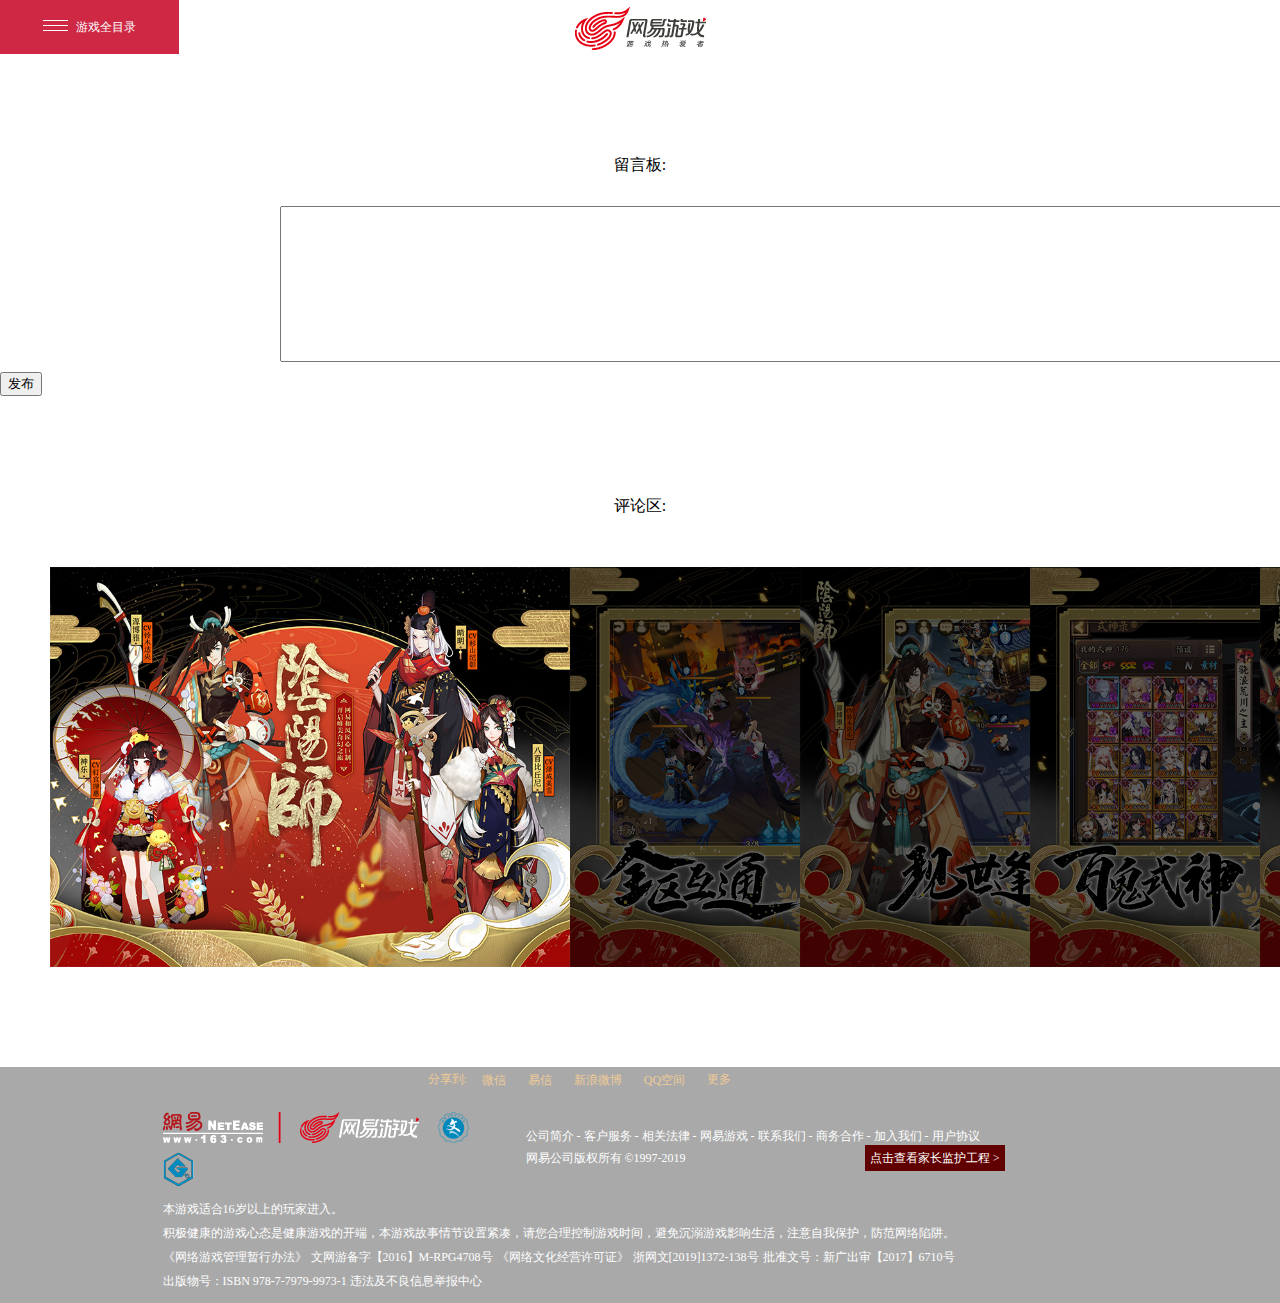
<file: liuyan.html>
<!DOCTYPE html
	PUBLIC "-//W3C//DTD XHTML 1.0 Transitional//EN" "http://www.w3.org/TR/xhtml1/DTD/xhtml1-transitional.dtd">
<html xmlns="http://www.w3.org/1999/xhtml">

<head>
	<title> 留言板 </title>
	<meta name="generator" content="editplus" />
	<meta name="author" content="" />
	<meta name="keywords" content="" />
	<meta name="description" content="" />
	<link rel="stylesheet" href="./css/style1 copy.css">
	<link rel="stylesheet" href="http://at.alicdn.com/t/font_1345087_2g8r03bxadf.css">
	<link rel="stylesheet" href="css/jquery-yys-slider.css">
	<link rel="stylesheet" href="./css/liuyan.css">
	<link rel="stylesheet" href="./css/sfq.css">
	<script src="./js/jquery-3.6.0.js"></script>

</head>

<body>
	<div id="header">
		<div class="h-left">
			<a href="#">
				<i></i>游戏全目录
			</a>
		</div>
		<div class="h-center">
			<a href="../yyangshi-master/jieshao.html"></a>
		</div>
	</div>
	
	<div id="liuyan">
		<p>留言板:</p>
		<textarea name="bbs" id="bbs" cols="130" rows="10"></textarea>
		<button>发布</button>
		<p>评论区:</p>
		<ul></ul>
	</div>
	<div id="box">
        <ul>
            <li>
                <img src="./img1/pc01_a2317ba.jpg" height="400" width="520">
                <div id="paly"></div>
            </li>
            <li>
                <img src="./img1/pc02_ad59667.jpg" height="400" width="520"> 
                <div id="paly"></div>
            </li>
            <li>
                <img src="./img1/pc03_b3d51b1.jpg" height="400" width="520">
                <div id="paly"></div>
            </li>
            <li>
                <img src="./img1/pc04_c941e31.jpg" height="400" width="520">
                <div id="paly"></div>
            </li>
            <li>
                <img src="./img1/pc05_e76ed21.jpg" height="400" width="520">
                <div id="paly"></div>
            </li>
        </ul>
    </div>
	<div style="background-color:darkgray;">
		<div class="share clearfix" style="margin-top:100px;">
			<div class="NIE-share-txt">
				<span>分享到:</span>
			</div>
			<ul>
				<li>
					<a href="#" title="分享到微信二维码">
						<i class="iconfont icon-weixin"></i>
						<span>微信</span>
					</a>
				</li>
				<li>
					<a href="#" title="分享到易信">
						<i class="iconfont icon-yixin"></i>
						<span>易信</span>
					</a>
				</li>
				<li>
					<a href="#" title="分享到新浪微博">
						<i class="iconfont icon-xinlangweibo"></i>
						<span>新浪微博</span>
					</a>
				</li>
				<li>
					<a href="#" title="分享到QQ空间">
						<i class="iconfont icon-QQkongjian"></i>
						<span>QQ空间</span>
					</a>
				</li>
				<li class="more">
					<a href="#">
						<i class="iconfont icon-gengduo"></i>
						<span>更多</span>
					</a>
					<div class="QQ">
						<a href="#">
							<i class="icons"></i>QQ好友
						</a>
					</div>
				</li>
			</ul>
		</div>
		<div class="NIE-copyRight">
			<div class="nie-copyright-new-inner">
				<div class="nie-cn-part1">
					<span class="nie-cn-logo">
						<a class="pic1" href="#">
							<img src="img1/netease.2.png">
						</a>
						<a class="pic2" href="#">
							<img src="img1/nie.2.png">
						</a>
						<a class="pic3" href="#">
							<img src="img1/wen.png">
						</a>
						<a class="pic4" href="#">
							<img src="img1/wen2.png">
						</a>
					</span>
					<span class="nie-cn-nav">
						<i class="nie-cn-nav-i1">
							<a href="#">公司简介</a> -
							<a href="#">客户服务</a> -
							<a href="#">相关法律</a> -
							<a href="#">网易游戏</a> -
							<a href="#">联系我们</a> -
							<a href="#">商务合作</a> -
							<a href="#">加入我们</a> -
							<a href="#">用户协议</a>
						</i>
						<i class="nie-cn-nav-i2">网易公司版权所有 ©1997-2019
							<a href="#">点击查看家长监护工程 ></a>
						</i>
					</span>
				</div>
				<div class="nie-cn-part2">
					<p>本游戏适合16岁以上的玩家进入。</p>
					<p>积极健康的游戏心态是健康游戏的开端，本游戏故事情节设置紧凑，请您合理控制游戏时间，避免沉溺游戏影响生活，注意自我保护，防范网络陷阱。</p>
					<a href="#">《网络游戏管理暂行办法》</a>
					<span>文网游备字【2016】M-RPG4708号</span>
					<span>《网络文化经营许可证》</span>
					<span>浙网文[2019]1372-138号</span>
					<span>批准文号：新广出审【2017】6710号</span><br>
					<span>出版物号：ISBN 978-7-7979-9973-1 </span>
					<a href="#">违法及不良信息举报中心</a>
				</div>
			</div>
		</div>
	</div>
	<script src="./js/liuyan.js"></script>
	<script src="./js/sfq.js"></script>
</body>

</html>
</file>
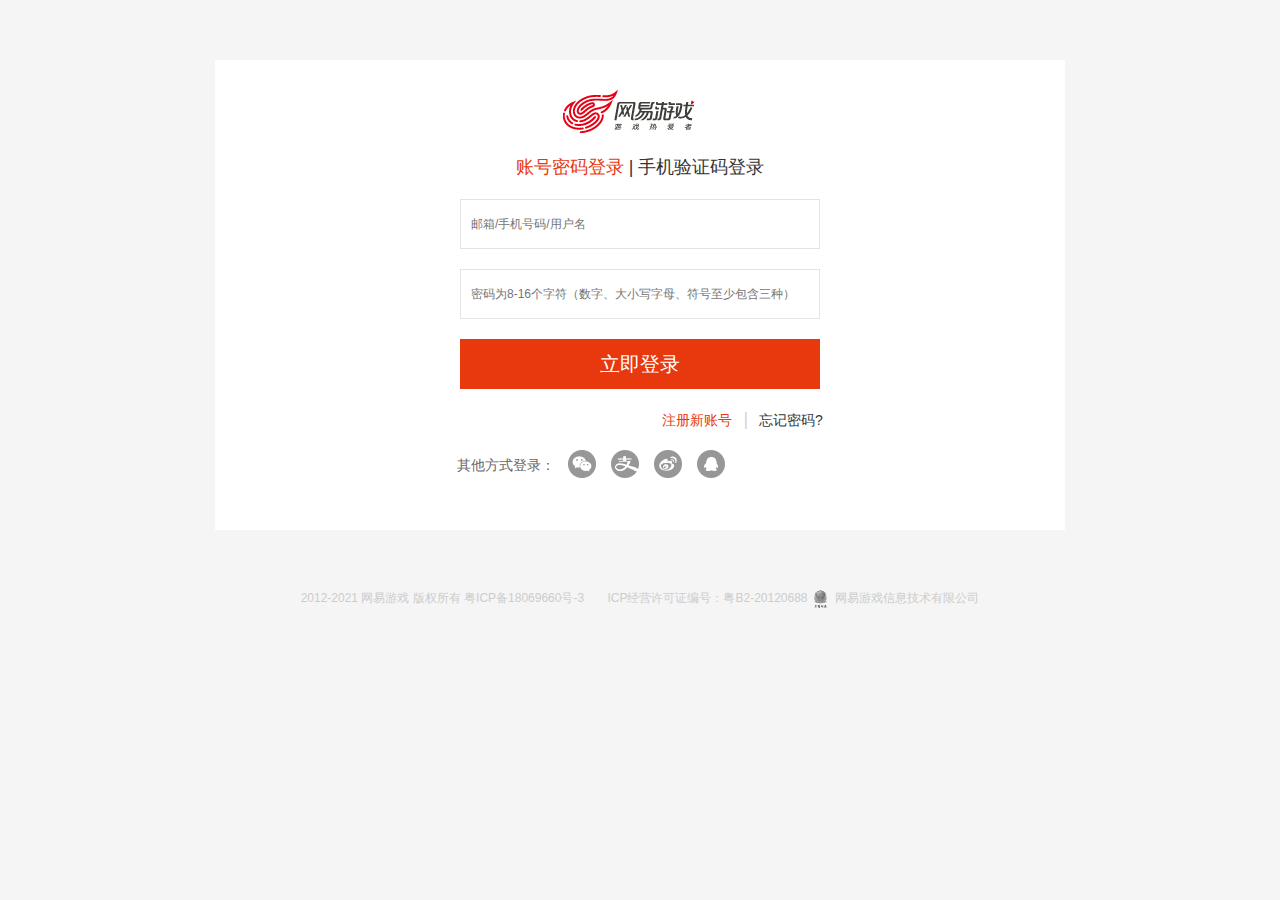
<file: login.html>
<!DOCTYPE html>
<html lang="en">

<head>
	<meta charset="UTF-8">
	<title>用户登录</title>
	<link rel="stylesheet" href="./css/login.css">
	<link rel="stylesheet" href="./css/sfq.css">
	<script src="./js/jquery-3.6.0.js"></script>
</head>

<body>
	<div class="container">
		<a href="../yyangshi-master/jieshao.html">
			<div class="logo"></div>
		</a>
		<form action="#" id="login_form">
			<div class="nav_Tab" id="tab_nav">
				<label class="tab_btn">
					<radio name="myradio" id="tab-mob" value="mob">账号密码登录</radio>
				</label>
				|
				<label class="tab_btn fa">
					<radio name="myradio" id="tab-email" value="email">
						手机验证码登录
					</radio>
				</label>
			</div>
			<div class="nav_Con" id="tab_con">
				<div class="dl_id">
					<div class="inp_con">
						<input type="text" id="username" name="username" maxlength="20" placeholder="邮箱/手机号码/用户名">
					</div>
					<div class="inp_con">
						<input type="password" id="password" name="password" maxlength="16" minlength="8"
							placeholder="密码为8-16个字符（数字、大小写字母、符号至少包含三种）">
					</div>
				</div>
				<div class="dl_phone" style="display: none">
					<div class="inp_con">
						<input type="text" id="mob" name="mob" maxlength="11" placeholder="手机号码">
					</div>
					<div class="inp_con">
						<input type="text" id="mob_Val_Code" name="mob_Val_Code" maxlength="4" placeholder="请输入手机验证码">
						<input type="button" value="获取验证码" class="btn-code" id="btn-code-mob" onclick="ck()">
					</div>
				</div>
			</div>
			<button id="login_btn">立即登录</button>
			<div class="register">
				<a href="./register.html">注册新账号</a>
				<span>|</span>
				<a href="#" style="color: #34383d;">忘记密码?</a>
			</div>
			<div class="other_login">
				<span>其他方式登录：</span>
				<div class="login_icon">
					<a href="#" class="qq"></a>
					<a href="#" class="weibo"></a>
					<a href="#" class="zfb"></a>
					<a href="#" class="wechat"></a>
				</div>
			</div>
		</form>
	</div>
	
	
	
	<footer>
		<div class="footer_info">
			<p class="copyright_info">
				2012-2021 网易游戏 版权所有
				<a href="#">粤ICP备18069660号-3</a>
				ICP经营许可证编号：粤B2-20120688
				<a href="#" style="margin-right: 5px;margin-left: 3px;">
					<img src="./images/government.png" alt="">
				</a>
				网易游戏信息技术有限公司
			</p>
		</div>
	</footer>
</body>
<script src="./js/login.js"></script>
</html>
</file>
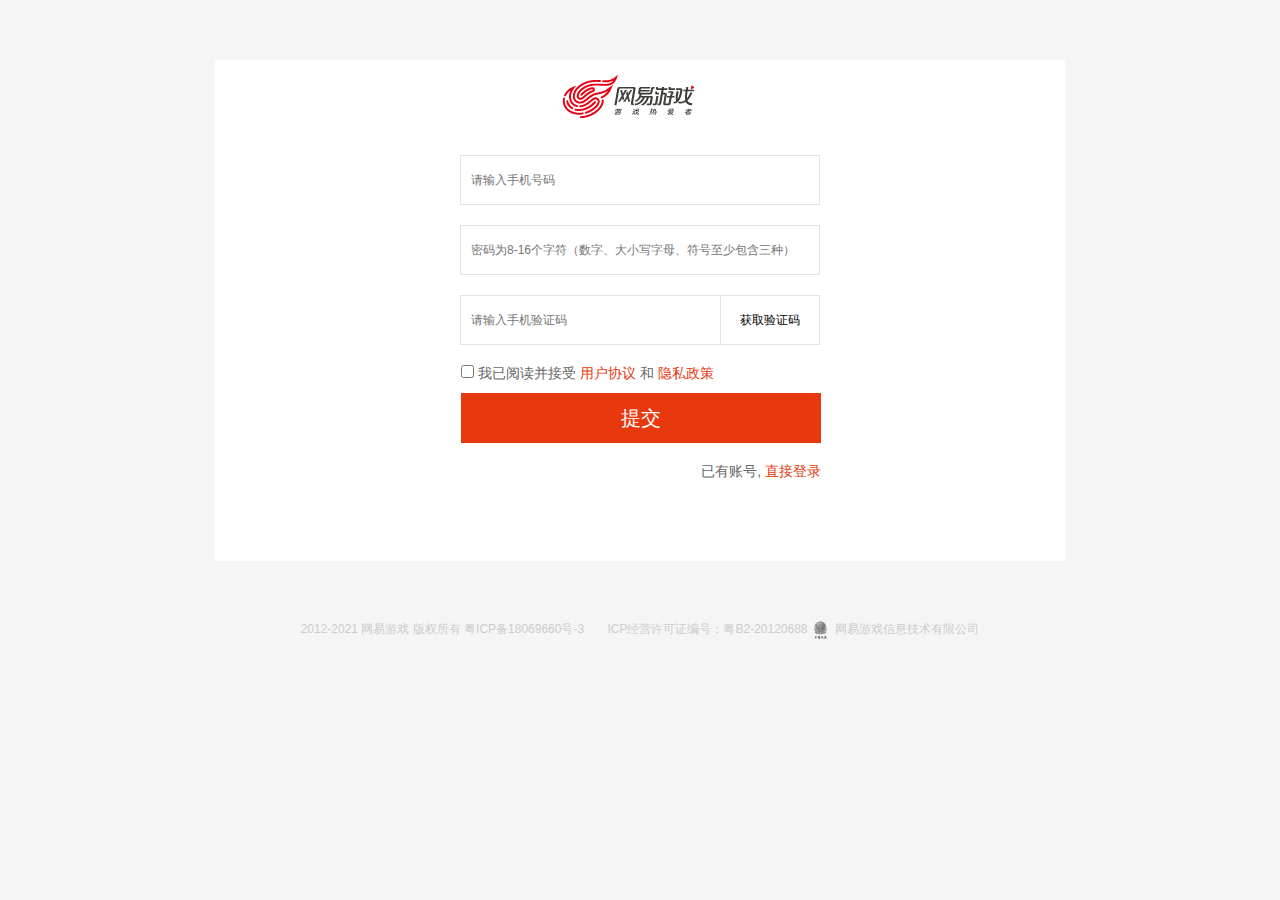
<file: register.html>
<!DOCTYPE html>
<html lang = "en">
<head>
	<meta charset = "UTF-8">
	<title>用户注册</title>
	<link rel = "stylesheet" href = "./css/register.css">
</head>
<body>
   <div class="container">
	<a href="../yyangshi-master/jieshao.html"><div class="logo"></div></a>
	   <form action = "#">
		   <div class="nav_Con" id="tab_con">
			   <div class="dl_id">
				   <div class="inp_con">
					   <input type = "text" id="mob" name="mob" maxlength="11" placeholder="请输入手机号码">
				   </div>
				   <div class="inp_con">
					   <input type = "password" id="password" name="password" maxlength="16" minlength="8" placeholder="密码为8-16个字符（数字、大小写字母、符号至少包含三种）">
				   </div>
				   <div class="inp_con">
					   <input type = "text" id="mob_Val_Code" name="mob_Val_Code" maxlength="4" placeholder="请输入手机验证码">
					   <input type="button" value="获取验证码" class="btn-code" id="btn-code-mob" >
				   </div>
			   </div>
		   </div>
			 <div class="select_item" >
				 <div class="safe">
					 <input type = "checkbox" value="1">
					 我已阅读并接受
					 <a href = "#">用户协议</a>
					 和
					 <a href = "#">隐私政策</a>
				 </div>
				 <div class="buttons">
					 <button id="login_btn">提交</button>
				 </div>
				 <p>
					已有账号,
					 <a href = "./login.html" style="color: #e8380d;">直接登录</a>
				 </p>
			 </div>
	   </form>
   </div>
    <footer>
	   <div class="footer_info" >
		   <p class="copyright_info">
			   2012-2021 网易游戏 版权所有
			   <a href = "#">粤ICP备18069660号-3</a>
			   ICP经营许可证编号：粤B2-20120688
			   <a href = "#" style="margin-right: 5px;margin-left: 3px;">
				   <img src = "./images/government.png" alt = "">
			   </a>
			   网易游戏信息技术有限公司
		   </p>
	   </div>
   </footer>
</body>
</html>
</file>
<file: css/style2.css>
@charset 'UTF-8';
#wrap{
	width:100%;
	min-width:1200px;
}
/* <---网页头部---> */
#header{
	width:100%;
	height:899px;
}
/*---网页头部顶端---*/
#h-title{
	position:relative;
	width:100%;
	height:55px;
}
#h-title .h-t-left{
	position:absolute;
	width:180px;
	line-height:54px;
	left:0;
	background-color:rgb(206,40,69);
	text-align:center;
}
#h-title .h-t-left .h-t-catalog{
	font-size:12px;
	color:#fff;
}
#h-title .h-t-left .h-t-catalog>i{
	display:inline-block;
	width:25px;
	height:11px;
	margin-right:8px;
	background:url(../img2/sprite-w_dd519f4.png) no-repeat -90px -306px;
}

#h-title .h-t-center{
	position:absolute;
	width:133px;
	height:54px;
	top:0;
	left:0;
	right:0;
	margin:auto;
}
#h-title .h-t-center .h-t-logo{
	display:block;
}
#h-title .h-t-center .h-t-logo>img{
	margin-top:5px;
}

#h-title .h-t-right{
	position:absolute;
	width:145px;
	height:100%;
	right:0;
	border-left:1px solid #ddd;
}
#h-title .h-t-right>a.h-t-text{
	display:block;
	line-height:52px;
	text-align:center;
	font-size:12px;
	color:#000;
}
#h-title .h-t-right>a.h-t-text:hover{
	color:rgb(206,40,69);
	border-bottom:1px solid rgb(206,40,69);
	background-color:rgb(245,245,245);
}


/*---网页头部内容导航栏开始---*/

#h-matter{
	position:relative;
	width:100%;
	height:844px;
}
#h-nav{
	position:relative;
	width:100%;
	height:60px;
	background-color:#000;
}
#h-nav .h-topnav{
	width:1177px;
	height:100%;
	margin:0 auto;
}
#h-nav .h-topnav .h-mainbav{
	float:left;
	width:107px;
	height:70px;
	font-size:10px;
	color:#fff;
}
#h-nav .h-topnav .h-mainbav:nth-child(1){
	background:url(../img2/nav_bg1_d44f09d.jpg) no-repeat 0 0;
}
#h-nav .h-topnav .h-mainbav:nth-child(1)>a{
	cursor:default;
	color:#000;
}
#h-nav .h-topnav .h-mainbav:nth-child(1)>a:after{
	display:none;
}
#h-nav .h-topnav .h-mainbav:hover a.h-tit{
	color:#000;
	background:url(../img2/nav_bg1_d44f09d.jpg) no-repeat 0 0;
	transform:scaleX(1.1);
}
#h-nav .h-topnav .h-mainbav:hover a:after{
	display:none;
}
#h-nav .h-topnav .h-mainbav>a{
	position:relative;
	display:inline-block;
	width:107px;
	height:100%;
	line-height:60px;
	text-align:center;
	font-size:14px;
	color:#fff;
}
a.search{
	position:absolute;
	width:18px;
	height:19px;
	top:20px;
	right:35px;
	background-image:url(../img2/search_b180dd5.png);
	transition:background-image .2s;
}
a.search:hover{
	transform:rotateY(180deg);
}
#h-nav .h-topnav .h-mainbav:hover .subnav_wrap{
	display:block;
}
.subnav_wrap{
	position:absolute;
	width:100%;
	height:140px;
	top:60px;
	left:0;
	background:url(../img2/subnav_bg_5cc9309.jpg) no-repeat center;
	display:none;
	z-index:88;
}
.subnav_wrap .subnav_wrapper{
	width:1190px;
	height:100%;
	margin:auto;
	text-align:center;
}
.subnav_wrap .subnav_wrapper .subnav_item{
	position:relative;
	display:inline-block;
	width:145px;
	height:92px;
	margin-top:30px;
	border:2px solid #000;
	overflow:hidden;
}
.subnav_wrap .subnav_wrapper .subnav_item.sub4{
	width:220px;
	height:92px;
	text-align:left;
	font-size:0;
	color:#000;
}
.subnav_wrap .subnav_wrapper .subnav_item.sub4:nth-child(3),
.subnav_wrap .subnav_wrapper .subnav_item.sub4:nth-child(4){
	width:240px;
	border:none;
	height:92px;
	transform:translateY(-9px);
}
.subnav_wrap .subnav_wrapper .subnav_item.sub4:nth-child(3){
	border-right:1px solid rgb(167,132,66);
}
.subnav_wrap .subnav_wrapper .subnav_item:hover{
	border-color:#9e3318;
}
.subnav_wrap .subnav_wrapper .subnav_item:before{
	content:"";
	position:absolute;
	background-color:#c2a060;
}
.subnav_wrap .subnav_wrapper .subnav_item.sub1:before{
	width:15px;
	height:35px;
	padding:2px 3px;
	top:-2px;
	left:-2px;
	line-height:18px;
	color:#fff;
}
.subnav_wrap .subnav_wrapper .subnav_item.sub2:before,
.subnav_wrap .subnav_wrapper .subnav_item.sub3:before{
	padding:4px 3px;
	bottom:0;
	right:0;
	font-weight:bold;
	color:#000;
}

.subnav_wrap .subnav_wrapper .subnav_item + .subnav_item{
	margin-left:20px;
}
.subnav_wrap .subnav_wrapper .subnav_item>a>img{
	width:145px;
	height:92px;
}
.subnav_wrap .subnav_wrapper .sub1:nth-child(1):before{
	content:"新闻";
}
.subnav_wrap .subnav_wrapper .sub1:nth-child(2):before{
	content:"活动";
}
.subnav_wrap .subnav_wrapper .sub1:nth-child(3):before{
	content:"公告";
}
.subnav_wrap .subnav_wrapper .sub1:nth-child(4):before{
	content:"新闻";
}
.subnav_wrap .subnav_wrapper .sub1:nth-child(5):before{
	content:"活动";
}


.subnav_wrap .subnav_wrapper .sub2:nth-child(1):before{
	content:"联动";
}
.subnav_wrap .subnav_wrapper .sub2:nth-child(2):before{
	content:"SP";
}
.subnav_wrap .subnav_wrapper .sub2:nth-child(3):before{
	content:"SSR";
}
.subnav_wrap .subnav_wrapper .sub2:nth-child(4):before{
	content:"SR";
}
.subnav_wrap .subnav_wrapper .sub2:nth-child(5):before{
	content:"R";
}
.subnav_wrap .subnav_wrapper .sub2:nth-child(6):before{
	content:"N";
}
.subnav_wrap .subnav_wrapper .sub2:nth-child(7):before{
	content:"呱本";
}

.subnav_wrap .subnav_wrapper .sub3:nth-child(1):before{
	content:"萌新上路";
}
.subnav_wrap .subnav_wrapper .sub3:nth-child(2):before{
	content:"式神御魂";
}
.subnav_wrap .subnav_wrapper .sub3:nth-child(3):before{
	content:"秘闻副本";
}
.subnav_wrap .subnav_wrapper .sub3:nth-child(4):before{
	content:"斗技阵容";
}


.subnav_wrap .subnav_wrapper .sub3:nth-child(1):before{
	content:"泡面番：平安物语";
}
.subnav_wrap .subnav_wrapper .sub3:nth-child(2):before{
	content:"动画：百鬼幼儿园";
}
.subnav_wrap .subnav_wrapper .sub3:nth-child(3):before{
	content:"音乐剧：大江山之章";
}
.subnav_wrap .subnav_wrapper .sub3:nth-child(4):before{
	content:"漫画：官方漫画";
}
.subnav_wrap .subnav_wrapper .sub3:nth-child(5):before{
	content:"商业街：周边商城";
}
.subnav_wrap .subnav_wrapper .sub3:nth-child(6):before{
	content:"大事记：线下大事记";
}
.subnav_wrap .subnav_wrapper .sub3:nth-child(7):before{
	content:"电台：京都放映町";
}

.subnav_wrap .subnav_wrapper .sub3:nth-child(1):before{
	content:"视频中心";
}
.subnav_wrap .subnav_wrapper .sub3:nth-child(2):before{
	content:"原画壁纸";
}
.subnav_wrap .subnav_wrapper .sub3:nth-child(3):before{
	content:"游戏原声";
}



.subnav_wrap .subnav_wrapper .subnav_item>a .news_tit{
	position:absolute;
	padding:2px 4px;
	right:0;
	bottom:0;
	text-align:left;
	display:-webkit-box;
	display:box;
	-webkit-line-clamp:2;
	line-clamp:2;
	-webkit-box-orient:vertical;
	box-orient:vertical;
	color:#fff;
	background-image:linear-gradient(rgba(0,0,0,0) 0%,rgba(0,0,0,.6) 70%,#000 100%);
}
.subnav_wrap .subnav_wrapper .sub4>a .news_tit{
	line-height:30px;
	bottom:0;
	left:0;
	font-size:12px;
	color:rgb(196,157,94);
}
.subnav_wrap .subnav_wrapper .subnav_item.sub4{
	width:220px;
	height:92px;
}
.subnav_wrap .subnav_wrapper .sub4>a>img{
	width:220px;
	height:92px;
}
.subnav_item .sub_tit{
	font-size:20px;
	padding-left:8px;
	font-weight:bold;
}
.subnav_item .sub_text{
	margin-top:20px;
	font-size:12px;
	line-height:20px;
}
.subnav_item .sub_text>a{
	display:inline-block;
	padding:0 8px;
	color:#000;
}

#h-banner{
	width:100%;
	height:784px;
	background:url(../img2/026f50e1-f29f-492c-aa9f-e1cc9c9e8535.jpg) no-repeat center;
}
#h-banner #head_logo{
	position:relative;
	width:100%;
	height:180px;
}
#h-banner #head_logo .h-logo{
	position:absolute;
	width:47px;
	height:98px;
	top:38px;
	left:140px;
	background:url(../img2/logo.webp) no-repeat center/40px 98px;
	cursor:pointer;
}
#h-banner #head_logo .h-light{
	position:absolute;
	width:177px;
	height:180px;
	top:0;
	right:0;
	background:url(../img2/banner_next_1788f93.png) no-repeat;
	transform-origin:top;
	cursor:pointer;
	animation:h-light 3s linear infinite;
}
@keyframes h-light{
	0%{transform:rotate(0deg);}
	35%{transform:rotate(10deg);}
	65%{transform:rotate(0deg);}
	85%{transform:rotate(-10deg);}
	100%{transform:rotate(0deg);}
}
#head_news{
	position:absolute;
	width:100%;
	height:287px;
	left:0;
	bottom:0;
	background-image:linear-gradient(rgba(0,0,0,0) 0% 14%,rgba(0,0,0,.7) 14% 100%);
}
#head_news .head_inner{
	width:1180px;
	height:287px;
	margin:auto;
}
#head_news .head_inner .head_left{
	float:left;
	width:145px;
	height:100%;
	background:url(../img2/index_z_f101808.png) no-repeat;
	overflow:hidden;
}
#head_news .head_inner .head_left .nie-download{
	width:100%;
	height:228px;
	margin-top:47px;
	text-align:center;
}
#head_news .head_inner .head_left .nie-download .nie-code{
	position:relative;
}
#head_news .head_inner .head_left .nie-download .nie-code:after{
	content:"";
	position:absolute;
	width:107px;
	height:9px;
	top:0;
	left:17px;
	background:url(../img2/line_dd0b705.png) no-repeat;
	animation:move 2s linear infinite;
}
@keyframes move{
	0%{transform:translateY(0px);}
	50%{transform:translateY(96px);}
	100%{transform:translateY(0px);}
}
#head_news .head_inner .head_left .nie-download img{
	width:107px;
	height:107px;
	cursor:default;
}
#head_news .head_inner .head_left .nie-download>a.nie-pic{
	display:inline-block;
	width:107px;
	height:47px;
	background:url(../img2/tycsf_btn_3b89406.png) no-repeat;
	border:1px solid #fff;
	margin-top:10px;
}
#head_news .head_inner .head_left .nie-download>a.nie-pic2{
	background:url(../img2/xzzmb_btn_3a5e9d5.png);
}
#head_news .head_inner .head_left .nie-download .nie-copy{
	position:absolute;
	width:365px;
	height:165px;
	top:-13px;
	left:0;
	border:1px solid #c93;
	background-color:rgba(0,0,0,.6);
	display:none;
}
#head_news .head_inner .nie-download .nie-copy .nie-triangle{
	position:absolute;
	top:165px;
	left:152px;
	border:6px solid transparent;
	border-top:12px solid #c96;
}
#head_news .head_inner .nie-download .nie-copy .nie-triangle1{
	top:162px;
	border-top:12px solid #000;
}
#head_news .head_inner .head_right{
	float:left;
	width:1021px;
	height:100%;
	margin-left:14px;
}
#head_news .head_inner .head_right .news_tab{
	width:100%;
	height:40px;
	text-align:left;
	font-size:0;
}
#head_news .head_inner .head_right .news_tab .clr1{
	float:left;
	width:162px;
	height:40px;
	line-height:40px;
	color:#000;
	text-align:center;
	font-size:14px;
	letter-spacing:3px;
	background:url(../img2/index_z_f101808.png) no-repeat -958px -235px;
}
#head_news .head_inner .head_right .news_tab .clr1:hover,
#head_news .head_inner .head_right .news_tab .clr1:nth-child(1){
	line-height:32px;
	color:rgb(194,160,96);
	background:url(../img2/xzzmb_textBg_ed72449.png) no-repeat -2px;
}
#head_news .head_inner .head_right .news_tab .clr1:hover .c-line,
#head_news .head_inner .head_right .news_tab .clr1:nth-child(1)>.c-line{
	display:block;
}
#head_news .head_inner .head_right .news_box{
	width:1021px;
	height:209px;
}
#head_news .head_inner .head_right .news_box .recommend{
	float:left;
	width:200px;
	height:141px;
	background-color:#fff;
	padding:20px;
	margin-top:20px;
}
#head_news .head_inner .head_right .news_box .recommend + .recommend{
	margin-left:20px;
}
#head_news .head_inner .head_right .news_box .recommend>a{
	color:#000;
}
#head_news .head_inner .head_right .news_box .recommend>a>h3{
	height:65px;
	font-size:15px;
}
#head_news .head_inner .head_right .news_box .recommend>a>p{
	margin:10px 0;
	line-height:22px;
	font-size:12px;
	display:-webkit-box;
	-webkit-line-clamp:2;
	-webkit-box-orient:vertical;
	overflow:hidden;
}
#head_news .head_inner .head_right .news_box .recommend .arrow{
	display:block;
	text-align:right;
}
.recommend:hover .arrow{
	animation:arrow .8s ease;
}
#head_news .head_inner .head_right .news_box .recommend:hover h3{
	color:rgb(219,168,97);
}
.news_btn{
	width:100%;
	height:30px;
	text-align:right;
	font-size:12px;
	color:#fff;
}
.news_btn>a{
	display:inline-block;
	padding:10px;
	color:#fff;
}
.news_btn>a:hover{
	text-decoration:underline;
}
/*---网页头部导航栏区域结束---*/




/* <---网页内容---> */
#content{
	width:1180px;
	height:3389px;
	margin:43px auto 0;
}

/* 内容-平安世界开始 */
#content #part_shishen{
	width:1180px;
	height:505px;
	margin-bottom:70px;
}
#content .part_tit{
	float:left;
	width:54px;
	height:145px;
	background:url(../img2/index_z_f101808.png) no-repeat -980px -296px;
}
#part_shishen .world_wrap{
	float:left;
	width:1066px;
	height:505px;
	padding-left:60px;
}
#part_shishen .world_wrap .world_tab{
	width:100%;
	height:40px;
}
#part_shishen .world_wrap .world_tab .world_case{
	width:292px;
	height:36px;
	padding:2px;
	border:2px solid rgb(194,160,90);
}
#part_shishen .world_wrap .world_tab .world_case ul{
	display:flex;
	width:100%;
	height:100%;
	overflow:hidden;
}
#part_shishen .world_wrap .world_tab .world_case ul>li{
	position:relative;
	width:100%;
	line-height:36px;
	text-align:center;
	font-size:14px;
}
#part_shishen .world_wrap .world_tab ul>li:hover a,
#part_shishen .world_wrap .world_tab ul>li:last-child a{
	color:#fff;
	background-color:rgb(194,160,90);
	transform:scaleX(1.09);
}
#part_shishen .world_wrap .world_tab ul>li>a{
	color:#000;
}
#part_shishen .world_wrap .world_tab ul>li>a:after{
	content:"";
	position:absolute;
	width:1px;
	height:20px;
	top:0;
	bottom:0;
	right:0;
	margin:auto;
	background-color:rgb(194,160,90);
}
#part_shishen .world_wrap .world_tab ul>li>a.three:after{
	background-color:rgba(0,0,0,0);
}
#part_shishen .world_box{
	width:100%;
	height:429px;
	margin-top:36px;
	background:url(../img2/shengyou_bg_61fd224.png) no-repeat;
}
#part_shishen .world_box .syz-wrap{
	display:flex;
	width:1010px;
	height:429px;
	padding-top:20px;
	margin-left:50px;
	line-height:31px;
}
#part_shishen .world_box .syz-wrap>ul{
	width:100%;
}
/* 内容-平安世界结束 */

/* 内容-游戏攻略开始 */
#content #part_strategys{
	width:1180px;
	height:510px;
}
#content #part_strategys .stategy_top{
	width:100%;
	height:209px;
}
#content #part_strategys .stategy_top>a.part_tit{
	background-position:-916px -296px;
}
#content #part_strategys .stategy_top .stategy_top_news{
	width:1081px;
	height:100%;
	margin-left:99px;
}
#content #part_strategys .stategy_top .stategy_top_news>.clr{
	width:100%;
	height:100%;
}
#content #part_strategys .stategy_top .stategy_top_news>.clr>li{
	position:relative;
	float:left;
	width:340px;
	height:100%;
	margin-left:20px;
}
#content #part_strategys .stategy_top .stategy_top_news>.clr>li span{
	position:absolute;
	display:flex;
	width:40px;
	height:90px;
	justify-content:center;
	align-items:center;
	border:1px solid #ddd;
	background-color:#fff;
	color:#000;
	transition:transform .5s;
}
#content #part_strategys .stategy_top .stategy_top_news>.clr>li:hover span{
	transform:translateY(-10px);
}
#content #part_strategys .stategy_top .stategy_top_news>.clr>li span.stategy_tit{
	top:0;
	left:18px;
}
#content #part_strategys .stategy_top .stategy_top_news>.clr>li span.stategy_subtit{
	top:22px;
	left:68px;
}
#content #part_strategys .stategy_top .stategy_top_news>.clr>li span>em{
	width:20px;
	margin-left:10px;
	font-size:12px;
	line-height:18px;
}


#content #part_strategys .stategy_bottom{
	width:1175px;
	height:296px;
	margin-top:-36px;
	border:2px solid rgb(129,192,161);
}
#content #part_strategys .stategy_bottom .stategy_content{
	width:100%;
	height:111px;
	background:url(../img2/stategy_bg_4def7a7.jpg);
}
#content #part_strategys .stategy_bottom .stategy_tab{
	position:relative;
	float:left;
	width:895px;
	height:44px;
	margin-top:66px;
	font-size:0;
}
#content #part_strategys .stategy_bottom .stategy_tab .stategy_list{
	float:left;
	width:155px;
	height:100%;
	text-align:center;
}
#content #part_strategys .stategy_bottom .stategy_tab .stategy_list:first-child{
	margin-left:120px;
}
#content #part_strategys .stategy_bottom .stategy_tab .stategy_list>.montant{
	line-height:44px;
}
#content #part_strategys .stategy_bottom .stategy_tab .stategy_list>.montant:hover,
#content #part_strategys .stategy_bottom .stategy_tab .stategy_list:first-child>.montant{
	line-height:40px;
	background-color:#fff;
	color:rgb(129,192,161);
	transform:scaleX(1.01);
}
#content #part_strategys .stategy_bottom .stategy_tab .stategy_list>.montant:hover .c-line,
#content #part_strategys .stategy_bottom .stategy_tab .stategy_list:first-child>.montant .c-line{
	display:block;
	margin-top:0px;
	background-position:-717px -492px;
}
#content #part_strategys .stategy_bottom .stategy_tab .stategy_list>.montant{
	position:relative;
	color:#fff;
	font-size:18px;
}
#part_strategys .stategy_bottom .stategy_tab .stategy_list>.montant:after{
	height:15px;
	top:0;
}

#part_strategys .stategy_bottom .stategy_award{
	float:right;
	width:165px;
	height:45px;
	line-height:45px;
	margin:20px 40px 0 0;
	border:2px solid #fff;
	text-align:center;
}
#part_strategys .stategy_bottom .stategy_award>a{
	font-size:18px;
	color:#fff;
}
#part_strategys .stategy_bottom .stategy_award>a:hover{
	text-decoration:underline;
}

#part_strategys .stategy_bottom .stategy_tab .stategy_list:hover .stategy_con,
#part_strategys .stategy_bottom .stategy_tab .stategy_list .stategy_con.stategy_con1{
	display:block;
}
#part_strategys .stategy_bottom .stategy_tab .stategy_list .stategy_con{
	position:absolute;
	width:1055px;
	height:125px;
	top:45px;
	left:0;
	padding:30px 0 0 120px;
	display:none;
}
#part_strategys .stategy_bottom .stategy_tab .stategy_list .stategy_con>li{
	float:left;
	width:320px;
	height:40px;
	margin-bottom:20px;
}
#part_strategys .stategy_bottom .stategy_tab .stategy_list .stategy_con>li:hover a>.s_line>i{
	background-color:#81c0a1;
	width:5px;
}
#part_strategys .stategy_bottom .stategy_tab .stategy_list .stategy_con>li:hover a>.s_con>p{
	color:#81c0a1;
}
#part_strategys .stategy_bottom .stategy_tab .stategy_con>li>a{
	height:100%;
}
#part_strategys .stategy_bottom .stategy_tab .stategy_con>li>a>.s_line{
	float:left;
	width:15px;
	height:40px;
}
#part_strategys .stategy_bottom .stategy_tab .stategy_con>li>a>.s_line>i{
	float:left;
	width:2px;
	height:40px;
	background-color:#ccc;
	transition:width ease .3s;
}
#part_strategys .stategy_bottom .stategy_tab .stategy_con>li>a>.s_con{
	float:left;
	width:300px;
	height:40px;
	text-align:left;
}
#part_strategys .stategy_bottom .stategy_tab .stategy_con>li>a>.s_con>p{
	height:20px;
	font-size:14px;
	color:#000;
	display:-webkit-box;
	-webkit-line-clamp:1;
	-webkit-box-orient:vertical;
	overflow:hidden;
}
#part_strategys .stategy_bottom .stategy_tab .stategy_con>li>a>.s_con>span{
	height:20px;
	font-size:14px;
	color:#666;
}
/* 内容-游戏攻略结束 */



/* 内容-同人手账开始 */
#part_tongren{
	position:relative;
	width:100%;
	height:487px;
}
#part_tongren .tongren_top{
	position:absolute;
	width:100%;
	height:100%;
	z-index:2;
}
#content #part_tongren .tongren_top>a.part_tit{
	background-position:-1044px -296px;
}
#content #part_tongren .tongren_top .tongren_top_news{
	float:left;
	width:1080px;
	height:100%;
	margin-left:45px;
}
#part_tongren .tongren_top .tongren_top_news .t-left{
	float:left;
	width:300px;
	height:100%;
	margin-right:80px;
}
#part_tongren .tongren_top .tongren_top_news .t-left .t-l-event1{
	width:300px;
	height:23px;
	margin-bottom:20px;
}

#part_tongren .tongren_top .tongren_top_news .t-left .t-l-event1 .ban_num_con{
	float:left;
	width:111px;
	height:100%;
	margin-left:93px;
	border-left:1px solid #ccc;
}
#part_tongren .tongren_top .tongren_top_news .t-left .t-l-event1 .ban_num_con>li{
	float:left;
	width:14px;
	height:100%;
	margin-left:8px;
	background:url(../img2/index_z_f101808.png) no-repeat -1190px -452px;
	cursor:pointer;
}
#part_tongren .tongren_top .tongren_top_news .t-left .t-l-event1 .ban_num_con>li:first-child{
	background-position:-1214px -452px;
}
#part_tongren .tongren_top .tongren_top_news .t-left .t-l-event2{
	width:100%;
	height:444px;
}


#part_tongren .tongren_top .tongren_top_news .t-right{
	float:left;
	width:700px;
	height:100%;
}
#part_tongren .tongren_top .tongren_top_news .t-right .t-r-works1{
	width:100%;
	height:23px;
	margin-bottom:20px;
}
#part_tongren .tongren_top .tongren_top_news .t-right .t-r-works1 .tit_con{
	background-position:-1085px -452px;
}
#part_tongren .tongren_top .tongren_top_news .t-right .t-r-works1 .tongren_text_con{
	float:left;
	margin-left:235px;
}
#part_tongren .tongren_top .tongren_top_news .t-right .t-r-works1 .tongren_text_con>li{
	float:left;
	line-height:23px;
	font-size:12px;
	text-align:center;
	color:#ccc;
}
#part_tongren .tongren_top .tongren_top_news .t-right .t-r-works1 .tongren_text_con>li:hover a{
	text-decoration:underline;
}
#part_tongren .tongren_top .tongren_top_news .t-right .t-r-works1 .tongren_text_con>li>a{
	display:inline-block;
	height:17px;
	margin:0 20px;
	color:#bf9962;
}
#part_tongren .tongren_top .tongren_top_news .t-right .t-r-works2{
	width:100%;
	height:474px;
}
#part_tongren .tongren_top .tongren_top_news .t-right .t-r-works2>ul>li{
	float:left;
	width:220px;
	height:440px;
}
#part_tongren .tongren_top .tongren_top_news .t-right .t-r-works2>ul>li .rm_img{
	position:relative;
	transition:1s ease;
}
#part_tongren .tongren_top .tongren_top_news .t-right .t-r-works2>ul>li:hover .rm_img{
	box-shadow:-2px 0px 10px 5px #ccc;
}
#part_tongren .tongren_top .tongren_top_news .t-right .t-r-works2>ul>li:hover .rm_img:after{
	border:2px solid #7fc4d2;
}
#part_tongren .tongren_top .tongren_top_news .t-right .t-r-works2>ul>li .rm_img:after{
	content:"";
	position:absolute;
	width:100%;
	height:100%;
	top:0;
	left:0;
	box-sizing:border-box;
	border:2px solid transparent;
	transition:.5s ease;
}
#part_tongren .tongren_top .tongren_top_news .t-right .t-r-works2>ul>li + li{
	margin-left:20px;
}
#part_tongren .tongren_top .tongren_top_news .t-right .t-r-works2>ul>li .rm_desc{
	width:200px;
	height:40px;
	margin:12px 0 0 19px;
	border-left:1px solid #000;
	color:#000;
}
#part_tongren .tongren_top .tongren_top_news .t-right .t-r-works2>ul>li .rm_desc>p{
	margin-left:18px;
}
#part_tongren .tongren_top .tongren_top_news .t-right .t-r-works2>ul>li .rm_desc>.rm-text{
	font-weight:bold;
	font-size:14px;
	margin-bottom:2px;
	overflow:hidden;            /* 超出隐藏 */
	white-space:nowrap;         /* 禁止文字自动换行 */
	text-overflow:ellipsis;     /* 文字溢出显示省略符号 */
}
#part_tongren .tongren_top .tongren_top_news .t-right .t-r-works2>ul>li .rm_desc>.rm-author{
	font-size:12px;
}
#part_tongren .tongren_top .tongren_top_news .t-right .t-r-works2>ul>li .rm_love{
	margin:4px 0 0 38px;
	padding-left:30px;
	background:url(../img2/love_be82b43.png) no-repeat;
	font-size:12px;
}


#part_tongren .tongren_bottom{
	position:absolute;
	bottom:0;
}
/* 内容-同人手账结束 */

/* 内容-同人大触开始 */
#content #part_ruzhu{
	width:100%;
	height:228px;
	margin-top:40px;
}
#part_ruzhu .ruzhu_tit{
	width:100%;
	height:24px;
	line-height:24px;
	text-align:center;
}
#part_ruzhu .ruzhu_tit>i{
	display:inline-block;
	width:1px;
	height:24px;
	margin:0 20px;
	background-color:#ccc;
}
#part_ruzhu .wb-pic{
	width:21px;
	height:21px;
	vertical-align:top;
}
#part_ruzhu .ruzhu_tit>a{
	display:inline-block;
	margin:0 10px 0 2px;
	font-size:14px;
	color:#7fc4d2;
	vertical-align:top;
}
#part_ruzhu .ruzhu_box{
	width:100%;
	height:205px;
	overflow:hidden;
}
#part_ruzhu .ruzhu_box .ruzhu_zp{
	width:100%;
	height:145px;
	margin-top:30px;
}
#part_ruzhu .ruzhu_box .ruzhu_zp>li{
	position:relative;
	float:left;
	width:220px;
	height:145px;
	background:url(../img2/rz_bg_596c03c.jpg);
}
#part_ruzhu .ruzhu_box .ruzhu_zp>li + li{
	margin-left:20px;
}
#part_ruzhu .ruzhu_box .ruzhu_zp>li .rz_head_bg{
	position:absolute;
	width:118px;
	height:110px;
	top:-15px;
	left:0;
	right:0;
	margin:auto;
	background:url(../img2/index_z_f101808.png) no-repeat 0px -510px;
	transition:all .4s ease;
}
#part_ruzhu .ruzhu_box .ruzhu_zp>li:hover .rz_head_bg{
	transform:rotate(90deg);
}
#part_ruzhu .ruzhu_box .ruzhu_zp>li .rz_head{
	position:absolute;
	width:100px;
	height:100px;
	top:-10px;
	left:0;
	right:0;
	margin:auto;
	border-radius:50%;
	overflow:hidden;
}
#part_ruzhu .ruzhu_box .ruzhu_zp>li .ruzhu_desc{
	margin-top:102px;
	font-size:14px;
	color:#000;
	text-align:center;
}
#part_ruzhu .ruzhu_bottom{
	margin-top:-134px;
	text-align:center;
}
#part_ruzhu .ruzhu_box .w-batch{
	margin-left:480px;
	transform:translate(-20px,-7px);
}
/* 内容-同人大触结束 */


/* 内容-视听盛宴开始 */
#content #part_shiting{
	position:relative;
	width:100%;
	height:222px;
	margin-top:70px;
}
#content #part_shiting .shiting_top{
	position:absolute;
	width:100%;
	height:100%;
	z-index:55;
}
#content #part_shiting .shiting_top .part_tit{
	background-position:-852px -296px;
}
#content #part_shiting .shiting_top .st_box{
	float:left;
	width:1090px;
	height:215px;
	margin-left:36px;
}
#content #part_shiting .shiting_top .st_box>ul{
	width:1060px;
	margin-left:30px;
}
#content #part_shiting .shiting_top .st_box>ul>li{
	float:left;
	width:250px;
	height:140px;
}
#content #part_shiting .shiting_top .st_box>ul>li + li{
	margin-left:20px;
}
#content #part_shiting .shiting_top .st_box>ul>li img{
	width:250px;
	height:140px;
}
#content #part_shiting .shiting_top .st_box>ul>li>a{
	position:relative;
}
#content #part_shiting .shiting_top .st_box>ul>li:hover a>.st_name>i{
	background-image:url(../img2/au_h_a87510a.png);
}
#content #part_shiting .shiting_top .st_box>ul>li>a>.st_name{
	position:absolute;
	height:30px;
	line-height:30px;
	bottom:-15px;
	right:-10px;
	padding:0 10px;
	background:#000;
	color:#fff;
}
#content #part_shiting .shiting_top .st_box>ul>li>a>.st_name>i{
	display:inline-block;
	width:16px;
	height:12px;
	margin-right:5px;
	background:url(../img2/au_35379f6.png) no-repeat;
}
#content #part_shiting .shiting_top .st_box .st_more{
	width:100%;
	height:45px;
	margin-top:30px;
	text-align:center;
}
#content #part_shiting .shiting_top .st_box .st_more>a{
	position:relative;
	width:212px;
	height:42px;
	margin:auto;
	line-height:42px;
	border:1px solid #c2a060;
	background-color:#fff;
	color:#c2a060;
}
#content #part_shiting .shiting_top .st_box .st_more>a:after{
	content:"";
	position:absolute;
	width:100%;
	height:100%;
	right:-3px;
	bottom:-3px;
	margin:auto;
	border-right:1px solid #c2a060;
	border-bottom:1px solid #c2a060;
}
#content #part_shiting .shiting_top .st_box .st_more>a>i{
	display:inline-block;
	width:41px;
	height:5px;
	margin-left:20px;
	background:url(../img2/arrow_245be57.png) no-repeat;
}
#content #part_shiting .shiting_top .st_box .st_more>a:hover i{
	animation:arrow .8s ease;
}
#content #part_shiting .shiting_bottom{
	position:absolute;
	right:25px;
	bottom:28px;
}
/* 内容-视听盛宴结束 */

/* 内容-泛娱乐开始 */
#content #part_fun{
	position:relative;
	width:100%;
	height:516px;
	margin-top:65px;
}
#part_fun .fun_top{
	position:absolute;
	width:100%;
	height:100%;
	z-index:2;
}
#part_fun .fun_top .part_tit{
	background-position-X:-1108px;
}
#part_fun .fun_top .fun_box{
	float:left;
	width:1060px;
	height:100%;
	margin-left:66px;
}
#part_fun .fun_top .fun_box>a{
	position:relative;
	float:left;
	width:204px;
	height:100%;
	overflow:hidden;
	transition:transform .5s ease;
}
#part_fun .fun_top .fun_box>a + a{
	margin-left:10px;
}
#part_fun .fun_top .fun_box>a>img{
	width:100%;
	height:100%;
}
#part_fun .fun_top .fun_box>a:first-child:after{
	content:"";
	position:absolute;
	width:202px;
	height:210px;
	bottom:-210px;
	border:1px solid #c2a060;
	border-top:none;
	background:url(../img2/yrx_xcx2_391be9a.jpg) no-repeat center/202px 208px;
	transition:transform .5s ease;
}
#part_fun .fun_top .fun_box>a:hover{
	transform:translateY(-20px);
}
#part_fun .fun_top .fun_box>a:first-child:hover:after{
	transform:translateY(-210px);
}
#part_fun .fun_bottom{
	position:absolute;
	top:173px;
	left:0;
}
#part_fun .fun_center>a{
	position:absolute;
	width:70px;
	height:70px;
	top:0;
	bottom:0;
	margin:auto;
	border:1px solid #c2a060;
	background:#fff url(../img2/arrow1_53d9b6f.png) no-repeat center;
	z-index:5;
}
#part_fun .fun_center>a:first-child{
	left:86px;
}
#part_fun .fun_center>a:last-child{
	background-image:url(../img2/arrow4_bdb96a0.png);
	right:-35px;
}
#part_fun .fun_center>a:hover:first-child,
#part_fun .fun_center>a:hover:last-child{
	animation:arrow .8s ease;
}
/* 内容-泛娱乐结束 */

/* 内容-京都商业街开始 */
#content #part_jingdu{
	width:100%;
	height:264px;
	margin:80px 0 120px;
}
#part_jingdu .part_tit{
	height:186px;
	background-position-x:-726px;
}
#part_jingdu .jingdu_box{
	float:left;
	width:1060px;
	height:264px;
	margin-left:66px;
}
#part_jingdu .jingdu_box>ul{
	width:100%;
	height:100%;
}
#part_jingdu .jingdu_box>ul>li{
	position:relative;
	float:left;
	width:250px;
	height:190px;
	font-size:14px;
	transition:transform .5s ease-out;
}
#part_jingdu .jingdu_box>ul>li:hover{
	transform:translateY(-20px);
}
#part_jingdu .jingdu_box>ul>li + li{
	margin-left:20px;
}
#part_jingdu .jingdu_box>ul>li>a:before{
	content:"";
	position:absolute;
	width:1px;
	height:47px;
	bottom:11px;
	left:30px;
	background-color:#000;
}
#part_jingdu .jingdu_box>ul>li>a>span{
	margin:10px 0 0 40px;
}
/* 内容-京都商业街结束 */

/* 内容-二维码开始 */
#content #part_ewm{
	width:1180px;
	height:310px;
	margin-top: 120px;
}
#part_ewm .ewm_bg{
	width:100%;
	height:167px;
	background-color:#f2f2f2;
}
#part_ewm .ewm_bg .code{
	position:relative;
	float:left;
	margin:-26px 0 0 20px;
}
#part_ewm .ewm_bg .code:nth-child(2){
	margin-left:60px;
}
#part_ewm .ewm_bg .code .code_con{
	width:196px;
	height:150px;
	border:2px solid #ccc;
	background-color:#fff;
}
#part_ewm .ewm_bg .code .code_con>p{
	float:left;
	width:16px;
	margin:25px 8px 0 0;
	font-size:12px;
	line-height:15px;
}
#part_ewm .ewm_bg .code .code_con>p.c-first{
	margin-left:15px;
}
#part_ewm .ewm_bg .code .code_con>p.code_tit{
	margin-top:14px;
	line-height:22px;
	font-weight:bold;
	font-size:20px;
}
#part_ewm .ewm_bg .code img{
	position:absolute;
	width:130px;
	height:130px;
	top:-25px;
	right:-35px;
}
#part_ewm .ewm_bg .code:nth-child(4) img{
	width:72px;
	height:56px;
	top:15px;
	right:20px;
}
#part_ewm .ewm_bg .code .code_name{
	width:100%;
	height:27px;
	margin-top:5px;
	line-height:27px;
	font-size:14px;
	text-align:center;
}
#part_ewm .ewm_bg .role{
	width:190px;
	height:270px;
	margin-top:-80px;
	background:url(../img2/code_role_bg_58d7f15.png) no-repeat 64px 0px;
}
#part_ewm .ewm_bg .code .word-wrap{
	width:203px;
	height:232px;
}
#part_ewm .ewm_bg .code .word-item{
	position:absolute;
	opacity:0;
	z-index:98;
	transition:opacity .6s ease;
}
#part_ewm .ewm_bg .code .word-item-1{
	width:162px;
	height:145px;
	top:20px;
	left:-110px;
	background-color:#ff6666;
	background:url(../img2/pop_1_d7fd28e.png) no-repeat center bottom/40% 40%;
}
#part_ewm .ewm_bg .code .word-item-2{
	width:157px;
	height:30px;
	top:0px;
	left:-70px;
	background-color:#ff6666;
	background:url(../img2/pop_2_59d8aac.png) no-repeat center/157px 30px;
}
#part_ewm .ewm_bg .code .word-item-3{
	width:157px;
	height:30px;
	top:80px;
	right:-170px;
	background-color:#ff6666;
	background:url(../img2/pop_3_f9cc3eb.png) no-repeat center/157px 30px;
}
#part_ewm .ewm_bg .code .word-item-4{
	width:157px;
	height:30px;
	top:90px;
	right:50px;
	background-color:#ff6666;
	background:url(../img2/pop_4_e01e2f4.png) no-repeat center/157px 30px;
}
#part_ewm .ewm_bg .code .word-item-5{
	width:157px;
	height:30px;
	top:90px;
	right:50px;
	background-color:#ff6666;
	background:url(../img2/pop_5_696f9f7.png) no-repeat center/157px 30px;
}
#part_ewm .ewm_bg .code .word-item-6{
	width:157px;
	height:130px;
	top:100px;
	right:-120px;
	background-color:#ff6666;
	background:url(../img2/pop_6_6fda30b.png) no-repeat center/157px 130px;
}
#part_ewm .ewm_bg .role .role-wrap{
	position:absolute;
	width:203px;
	height:233px;
	margin-top:50px;
	top:0;
	left:0;
	background:url(../img2/sl_70cf981.png) no-repeat center;
	cursor:pointer;
}
/* 内容-二维码结束 */


/* <---网页页脚---> */
#footer{
	position:relative;
	width:100%;
	height:927px;
	background-color:skyblue;
	background:url(../img2/bottom_bg_b30cb11.png) no-repeat center;
	font-size:0;
}

/* 月亮动画 */
#footer .bott_logo{
	position:absolute;
	width:71px;
	height:203px;
	top:300px;
	left:310px;
	background:url(../img2/index_z_f101808.png) no-repeat 0 -287px;
}
#footer .bott-moon{
	position:absolute;
	width:650px;
	height:390px;
	right:105px;
	top:212px;
}
.bott-moon .bott_ewm{
	position:relative;
	width:356px;
	height:354px;
	margin:34px 0 0 320px;
}
.bott_ewm div{
	position:absolute;
	width:276px;
	height:276px;
	left:0;
	right:0;
	top:0;
	bottom:0;
	margin:auto;
	background-repeat:no-repeat;
}
.bott_ewm .white-circle1{
	background-image:url(../img2/bott_yuan_1_6d7cb01.png);
}
.bott_ewm .white-circle2{
	background-image:url(../img2/bott_yuan_76bba3a.png);
	transform:scale(.5);
	animation:white-circle2 4s ease infinite;;
}
@keyframes white-circle2{
	0%{transform:scale(0);}
	40%{transform:scale(1);}
	60%{transform:scale(1);}
	100%{transform:scale(0);}
}
.bott_ewm .white-ewm{
	background:url(../img2/bott_ewm_853021b.png) no-repeat -46px -49px;
	transform:scale(.5);
	opacity:0;
}
.bott-moon:hover .white-ewm{
	animation:white-ewm 1s ease;
}
@keyframes white-ewm{
	100%{transform:scale(1);opacity:1;}
}
.bott_ewm .white-black{
	width:230px;
	height:230px;
	border-radius:50%;
	overflow:hidden;
}
.bott_ewm .black{
	top:-65px;
	left:5px;
	background-image:url(../img2/bott_black_82cac82.png);
	transition:.5s ease;
}
.bott-moon:hover .black{
	top:-312px;
	left:147px;
}
.bott_ewm .white-sparkle1{
	width:354px;
	height:354px;
	top:-24px;
	left:-17px;
	background-image:url(../img2/bott_ewm_bing_3328825.png);
	transform:scale(.9);
	opacity:0;
}
.bott_ewm .white-sparkle1{
	animation:white-sparkle 3s ease infinite;
}
@keyframes white-sparkle{
	60%{transform:scale(1.1);opacity:1;}
	100%{transform:scale(.9);opacity:0;}
}


/* 页脚 */
#footer .nie-copyrighter{
	position:absolute;
	width:955px;
	bottom:60px;
	left:0;
	right:0;
	margin:auto;
}
#footer a{
	display:inline;
}
.share{
	position:relative;
	width:425px;
	margin:8px auto 0;
}
.share .NIE-share-txt{
	display:inline-block;
}
.share .NIE-share-txt span{
	font-size:12px;
	color:#efcb97;
	vertical-align:middle;
}
.share>ul{
	display:inline-block;
	vertical-align:middle;
}
.share>ul>li{
	float:left;
	line-height:24px;
	color:#efcb97;
	margin:0 11px;
}
.share .more{
	margin-right:0;
}
.share .more>a{
	display:block;
	width:59px;
}
.share>ul>li>a{
	color:#efcb97;
}
.share>ul>li>a:hover{
	color:#a70d01;
}
.share>ul>li>a i{
	font-size:20px;
	vertical-align:middle;
}
.share>ul a i.icon-yixin{
	font-size:23px;
}
.share>ul>li>a span{
	display:inline-block;
	font-size:12px;
	vertical-align:middle;
}
.share .QQ{
	position:absolute;
	width:103px;
	top:6px;
	right:-98px;
	border:1px solid #eee;
	background-color:#fff;
	display:none;
}
.share .QQ>a{
	display:block;
	margin:2px;
	padding:1px;
	text-align:center;
	font-size:12px;
	color:#000;
}
.share .QQ>a .icons{
	display:inline-block;
	width:18px;
	height:18px;
	margin-right:5px;
	background:url(../img1/icon.v5.png) no-repeat -1px -477px;
	vertical-align:middle;
}
.share .more:hover .QQ{
	display:block;
}
.share .QQ:hover a{
	background-color:rgb(240,240,240);
}
/*---share结束---*/



/*---NIE-copyRight开始---*/
.NIE-copyRight{
	width:100%;
}

.nie-copyright-new-inner{
	width:955px;
	margin:0 auto;
	padding:15px 0 10px;
}
.nie-cn-part1{
	width:100%;
}
.nie-cn-logo{
	display:inline-block;
	width:359px;
	vertical-align:middle;
}
.nie-cn-logo .pic1,.pic2{
	display:inline-block;
}
.nie-cn-logo .pic1 img{
	padding-top:5px;
}
.nie-cn-logo .pic2 img{
	padding-top:5px;
}
.nie-cn-logo .pic3 img{
	padding:5px 15px 0;
}
.nie-cn-logo .pic4 img{
	padding:5px 15px 0 0;
}

.nie-cn-nav{
	display:inline-block;
	width:479px;
	margin-top:5px;
	vertical-align:middle;
	color:#fff;
}
.nie-cn-nav-i1,.nie-cn-nav-i2{
	display:block;
	width:100%;
	font-style:normal;
	font-size:12px;
}
.nie-cn-nav-i1>a{
	font-size:12px;
	color:#fff;
}
.nie-cn-nav-i2{
	position:relative;
	line-height:26px;
}
.nie-cn-nav-i2>a{
	position:absolute;
	right:0;
	padding:0 5px;
	background-color:rgb(97,0,0);
	font-size:12px;
	color:#fff;
	text-align:right;
}
.nie-cn-nav a:hover{
	text-decoration:underline;
}

.nie-cn-part2{
	width:100%;
	margin-top:10px;
}
.nie-cn-part2>p,.nie-cn-part2>span,.nie-cn-part2>a{
	line-height:24px;
	font-size:12px;
	color:#fff;
}
.nie-cn-part2>a:hover{
	text-decoration:underline;
}
</file>
<file: css/default.css>
@charset "UTF-8";
body,ul,p,h3{margin:0;padding:0}
a{text-decoration:none;display:block;}
ul{list-style-type:none;}
em{font-style:normal;display:block;}
span{display:inline-block;}

/* 清除浮动 */
.clearfix:after{
	content:"";
	display:block;
	clear:both;
}

/* 竖杆 */
.montant:after{
	content:"";
	position:absolute;
	width:1px;
	height:10px;
	right:0;
	top:-12px;
	bottom:0;
	margin:auto;
	background-color:#fff;
}

/* 波浪线条 */
.c-line{
	display:block;
	width:91px;
	height:6px;
	margin:2px 0 0 34px;
	background:url(../img2/index_z_f101808.png) no-repeat -150px -283px;
	display:none;
}
.w-pic{
	background:url(../img2/index_z_f101808.png) no-repeat;
}

/* 同人手帐-热门标签 */
#part_tongren .tit_con{
	float:left;
	width:95px;
	height:23px;
	background:url(../img2/index_z_f101808.png) no-repeat -155px -250px;
}

/* 换一批 */
#content .w-batch{
	width:680px;
	height:42px;
	line-height:42px;
	text-align:right;
	padding-right:20px;
	font-size:12px;
	color: #7fc4d2;
}
#content .w-batch>i{
	display:inline-block;
	width:14px;
	height:15px;
	background:url(../img2/index_z_f101808.png) no-repeat -1264px -452px;
	vertical-align:middle;
	transition:transform .3s ease;
}
#content .w-batch:hover i{
	transform:rotate(360deg);
}

/* 箭头鼠标移入动画 */
@keyframes arrow{
	0%{transform:translateX(0px);}
	20%{transform:translateX(-8px);}
	40%{transform:translateX(0px);}
	60%{transform:translateX(-7px);}
	75%{transform:translateX(0px);}
	85%{transform:translateX(-7px);}
	100%{transform:translateX(0px);}
}
</file>
<file: css/elvvator.css>
#elevator ul{
    list-style: none;
    width: 150px;
    position: fixed;
    left: 0;
    bottom: 50%;
    display: none;
    z-index: 666;
    /* transform: translateY(-50%); */
}
#elevator ul li{
    padding: 10px;
    font-size: 20px;
    border-bottom: 1px solid black;
    width: 80px;
    height: 20px;
    font-size: 15px;
    text-align: center;
    font-weight: bold;
    font-family: '仿宋';
    cursor: pointer;
} 
#elevator ul li:first-child{ border-top: 1px solid black;}
.curr{
    background: red;
}

#backTop{
    border-radius: 50%;
    width: 60px;
    height: 60px;
    background: white;
    border: 1px solid skyblue;
    text-align: center;
    line-height: 60px;
    cursor: pointer;
    position: fixed; bottom: -60px; right: 60px;
    transition: background-color  0.3s;
    font-size: 25px;
    z-index: 666;
}
#backTop:hover{
    background: skyblue;
    color:white
}
</file>
<file: css/style1.css>
@charset "UTF-8";

body,
ul,
p,
input {
	margin: 0;
	padding: 0;
}

ul {
	list-style-type: none;
}

a {
	text-decoration: none;
}

* {
	font-size: 0px;
}

.clearfix:after {
	content: "";
	display: block;
	clear: both;
}

#wrap {
	width: 100%;
	height: 100%;
}

/* ---网页头部--- */
#header {
	position: relative;
	width: 100%;
	height: 55px;
}

.h-left,
.h-center,
.h-right {
	position: absolute;
}

/* ---网页头部左边区域开始--- */
.h-left {
	width: 179px;
	line-height: 54px;
	top: 0;
	left: 0;
	background-color: rgb(206, 40, 69);
	text-align: center;
}

.h-left>a {
	cursor: default;
	font-size: 12px;
	color: #fff;
}

.h-left>a i {
	display: inline-block;
	width: 25px;
	height: 11px;
	margin-right: 8px;
	background: url(../img1/sprite-w_dd519f4.png) no-repeat -90px -306px;
}

/* ---网页头部左边区域结束--- */


/*---网易游戏logo区域开始--- */
.h-center {
	width: 133px;
	height: 54px;
	top: 0;
	left: 0;
	right: 0;
	margin: auto;
}

.h-center>a {
	display: block;
	width: 100%;
	height: 54px;
	background: url(../img1/logo_b5525b7.png) no-repeat 0px 7px;
}

/*---网易游戏logo区域结束--- */





/*---内容部分--- */
#content {
	width: 100%;
	height: 3100px;
	background: url(../img1/bg_66e6e89.jpg) no-repeat center;
}

/*---二维码固定区域---*/
#NIE-download {
	position: fixed;
	width: 203px;
	height: 463px;
	top: 170px;
	right: 0px;
	background-color: blue;
	background: url(../img1/dl_bg_44fc686.png);
	z-index: 999;

}

.Expand-or-collapse {
	position: absolute;
	width: 50px;
	height: 110px;
}

.Expand-or-collapse .Expand {
	display: block;
	padding: 0px 15px;
	font-size: 20px;
	color: #fff;
}

.youjiantou {
	display: block;
	width: 21px;
	height: 21px;
	margin: 15px auto 0;
	background: url(../img1/packup_f77059b.png);
}

.zuojiantou {
	display: block;
	width: 21px;
	height: 21px;
	margin: 15px auto 0;
	background: url(../img1/packup_f77059a.png);
}

.Expand-or-collapse .Expand>input {
	width: 26px;
	border: none;
}

.h-code {
	position: absolute;
	height: 300px;
	padding: 0 15px;
	right: 0;
}

.line {
	position: absolute;
	width: 121px;
	height: 120px;
	top: 9px;
	left: 18px;
}

.line:before {
	content: "";
	position: absolute;
	width: 100%;
	height: 9px;
	top: 0px;
	left: -2px;
	background: url(../img1/line01_dcb1cb1.png) no-repeat;
	animation: line 3s linear infinite;
}

@keyframes line {
	0% {
		transform: translateY(0px);
	}

	50% {
		transform: translateY(112px);
	}

	100% {
		transform: translateY(0px);
	}
}

.h-code>a.h-img1,
a.h-img2,
a.h-img3 {
	display: block;
}

.h-code>a.h-img1>img {
	width: 127px;
	height: 127px;
	margin: 5px 0;
}

.h-code>a.h-img2>img {
	width: 127px;
	height: 127px;
	margin-bottom: 10px;
}

.h-code>a.h-img2:hover img {
	opacity: .8;
}

.h-code>a.h-img3>img {
	width: 127px;
	height: 176px;
	cursor: default;
}


/*---part01开始--- */
.part01 {
	position: relative;
	width: 100%;
	height: 976px;
}

.part01>a {
	position: absolute;
}

.part01>a.logo {
	width: 75px;
	height: 198px;
	top: 30px;
	left: 30px;
	background: url(../img1/logo.webp) no-repeat center/75px 198px;
}

.part01>a.gw {
	width: 155px;
	height: 46px;
	top: 30px;
	right: 30px;
	background: url(../img1/gw_20acea7.png) no-repeat center;
}

.part01>a.gw:hover {
	opacity: .8;
}

/*---part01结束--- */

/*---part02开始--- */
.part02 {
	width: 1200px;
	height: 980px;
	margin: auto;
}

.part02>div.tit {
	width: 379px;
	height: 63px;
	margin: auto;
	background: url(../img1/tit01_4f8b887.png) no-repeat;
}

.part02>ul.news-btn {
	position: relative;
	width: 1200px;
	margin: 40px auto 0;
}

.part02>ul.news-btn .more-btn {
	position: absolute;
	cursor: pointer;
	transition: transform .5s;
}

.part02>ul.news-btn .more-btn:hover {
	transform: translateY(-13px);
}

.part02 .news-btn .more-btn.btn01 {
	top: -48px;
	left: 63px;
}

.part02 .news-btn .more-btn.btn02 {
	top: 2px;
	left: 455px;
}

.part02 .news-btn .more-btn.btn03 {
	top: -41px;
	right: 5px;
}

.part02 .news-btn .more-btn.btn04 {
	top: 413px;
	left: -5px;
}

.part02 .news-btn .more-btn.btn05 {
	top: 354px;
	left: 455px;
}

.part02 .news-btn .more-btn.btn06 {
	top: 379px;
	right: -10px;
}

/*---part02结束--- */

/*---part03开始--- */
.part03 {
	position: relative;
	width: 1260px;
	height: 830px;
	margin: auto;
	margin-top: -120px;
	margin-bottom: 60px;
}

.part03>div.tit {
	width: 329px;
	height: 63px;
	margin: 0 auto 48px;
	background: url(../img1/tit02_f4c22b7.png);
}

.part03>div.swiper-container {
	perspective: 800px;
	width: 1050px;
	margin: auto;
}

.part03>div.swiper-container .banner-wrap {
	position: relative;
	width: 817px;
	height: 614px;
	margin: auto;
	transform-style: preserve-3d;
}

.part03>div.swiper-container .banner-wrap>li {
	position: absolute;
	width: 817px;
	height: 614px;
	top: 0;
	left: 0;
}

.part03>div.swiper-container .banner-wrap>li:nth-child(1) {
	transform: translate3d(-130px, 0px, -50px) rotateY(60deg);
	transform-origin: left;
	filter: brightness(.5);
}

.part03>div.swiper-container .banner-wrap>li:nth-child(3) {
	transform: translate3d(130px, 0px, -50px) rotateY(-60deg);
	transform-origin: right;
	filter: brightness(.5);
}

.part03>div.swiper-container img {
	display: block;
	width: 811px;
	border: 3px solid #cbc08e;
}

.part03 .swiper-button {
	position: absolute;
	width: 43px;
	height: 77px;
	top: 50%;
	margin-top: -10px;
}

/*---part03结束--- */

.share {
	position: relative;
	width: 425px;
	margin: 8px auto 0;
}

.share .NIE-share-txt {
	display: inline-block;
}

.share .NIE-share-txt span {
	font-size: 12px;
	color: #efcb97;
	vertical-align: middle;
}

.share>ul {
	display: inline-block;
	vertical-align: middle;
}

.share>ul>li {
	float: left;
	line-height: 24px;
	color: #efcb97;
	margin: 0 11px;
}

.share .more {
	margin-right: 0;
}

.share .more>a {
	display: block;
	width: 59px;
}

.share>ul>li>a {
	color: #efcb97;
}

.share>ul>li>a:hover {
	color: #a70d01;
}

.share>ul>li>a i {
	font-size: 20px;
	vertical-align: middle;
}

.share>ul a i.icon-yixin {
	font-size: 23px;
}

.share>ul>li>a span {
	display: inline-block;
	font-size: 12px;
	vertical-align: middle;
}

.share .QQ {
	position: absolute;
	width: 103px;
	top: 6px;
	right: -98px;
	border: 1px solid #eee;
	background-color: #fff;
	display: none;
}

.share .QQ>a {
	display: block;
	margin: 2px;
	padding: 1px;
	text-align: center;
	font-size: 12px;
	color: #000;
}

.share .QQ>a .icons {
	display: inline-block;
	width: 18px;
	height: 18px;
	margin-right: 5px;
	background: url(../img1/icon.v5.png) no-repeat -1px -477px;
	vertical-align: middle;
}

.share .more:hover .QQ {
	display: block;
}

.share .QQ:hover a {
	background-color: rgb(240, 240, 240);
}

/*---share结束---*/



/*---NIE-copyRight开始---*/
.NIE-copyRight {
	width: 100%;
}

.nie-copyright-new-inner {
	width: 955px;
	margin: 0 auto;
	padding: 15px 0 10px;
}

.nie-cn-part1 {
	width: 100%;
}

.nie-cn-logo {
	display: inline-block;
	width: 359px;
	vertical-align: middle;
}

.nie-cn-logo .pic1,
.pic2 {
	display: inline-block;
}

.nie-cn-logo .pic1 img {
	padding-top: 5px;
}

.nie-cn-logo .pic2 img {
	padding-top: 5px;
}

.nie-cn-logo .pic3 img {
	padding: 5px 15px 0;
}

.nie-cn-logo .pic4 img {
	padding: 5px 15px 0 0;
}

.nie-cn-nav {
	display: inline-block;
	width: 479px;
	margin-top: 5px;
	vertical-align: middle;
	color: #fff;
}

.nie-cn-nav-i1,
.nie-cn-nav-i2 {
	display: block;
	width: 100%;
	font-style: normal;
	font-size: 12px;
}

.nie-cn-nav-i1>a {
	font-size: 12px;
	color: #fff;
}

.nie-cn-nav-i2 {
	position: relative;
	line-height: 26px;
}

.nie-cn-nav-i2>a {
	position: absolute;
	right: 0;
	padding: 0 5px;
	background-color: rgb(97, 0, 0);
	font-size: 12px;
	color: #fff;
	text-align: right;
}

.nie-cn-nav a:hover {
	text-decoration: underline;
}

.nie-cn-part2 {
	width: 100%;
	margin-top: 10px;
}

.nie-cn-part2>p,
.nie-cn-part2>span,
.nie-cn-part2>a {
	line-height: 24px;
	font-size: 12px;
	color: #fff;
}

.nie-cn-part2>a:hover {
	text-decoration: underline;
}

.aspan {
	color: white;
	display: block;
	width: 30px;
	height: 30px;
	font-size: 20px;
}
</file>
<file: css/style1 copy.css>
@charset "UTF-8";

body,
ul,
p,
input {
	margin: 0;
	padding: 0;
}

ul {
	list-style-type: none;
}

a {
	text-decoration: none;
}


.clearfix:after {
	content: "";
	display: block;
	clear: both;
}


/* ---网页头部--- */
#header {
	position: relative;
	width: 100%;
	height: 55px;
}

.h-left,
.h-center,
.h-right {
	position: absolute;
}

/* ---网页头部左边区域开始--- */
.h-left {
	width: 179px;
	line-height: 54px;
	top: 0;
	left: 0;
	background-color: rgb(206, 40, 69);
	text-align: center;
}

.h-left>a {
	cursor: default;
	font-size: 12px;
	color: #fff;
}

.h-left>a i {
	display: inline-block;
	width: 25px;
	height: 11px;
	margin-right: 8px;
	background: url(../img1/sprite-w_dd519f4.png) no-repeat -90px -306px;
}

/* ---网页头部左边区域结束--- */


/*---网易游戏logo区域开始--- */
.h-center {
	width: 133px;
	height: 54px;
	top: 0;
	left: 0;
	right: 0;
	margin: auto;
}

.h-center>a {
	display: block;
	width: 100%;
	height: 54px;
	background: url(../img1/logo_b5525b7.png) no-repeat 0px 7px;
}

/*---网易游戏logo区域结束--- */

.share {
	position: relative;
	width: 425px;
	margin: 8px auto 0;
}

.share .NIE-share-txt {
	display: inline-block;
}

.share .NIE-share-txt span {
	font-size: 12px;
	color: #efcb97;
	vertical-align: middle;
}

.share>ul {
	display: inline-block;
	vertical-align: middle;
}

.share>ul>li {
	float: left;
	line-height: 24px;
	color: #efcb97;
	margin: 0 11px;
}

.share .more {
	margin-right: 0;
}

.share .more>a {
	display: block;
	width: 59px;
}

.share>ul>li>a {
	color: #efcb97;
}

.share>ul>li>a:hover {
	color: #a70d01;
}

.share>ul>li>a i {
	font-size: 20px;
	vertical-align: middle;
}

.share>ul a i.icon-yixin {
	font-size: 23px;
}

.share>ul>li>a span {
	display: inline-block;
	font-size: 12px;
	vertical-align: middle;
}

.share .QQ {
	position: absolute;
	width: 103px;
	top: 6px;
	right: -98px;
	border: 1px solid #eee;
	background-color: #fff;
	display: none;
}

.share .QQ>a {
	display: block;
	margin: 2px;
	padding: 1px;
	text-align: center;
	font-size: 12px;
	color: #000;
}

.share .QQ>a .icons {
	display: inline-block;
	width: 18px;
	height: 18px;
	margin-right: 5px;
	background: url(../img1/icon.v5.png) no-repeat -1px -477px;
	vertical-align: middle;
}

.share .more:hover .QQ {
	display: block;
}

.share .QQ:hover a {
	background-color: rgb(240, 240, 240);
}

/*---share结束---*/



/*---NIE-copyRight开始---*/
.NIE-copyRight {
	width: 100%;
}

.nie-copyright-new-inner {
	width: 955px;
	margin: 0 auto;
	padding: 15px 0 10px;
}

.nie-cn-part1 {
	width: 100%;
}

.nie-cn-logo {
	display: inline-block;
	width: 359px;
	vertical-align: middle;
}

.nie-cn-logo .pic1,
.pic2 {
	display: inline-block;
}

.nie-cn-logo .pic1 img {
	padding-top: 5px;
}

.nie-cn-logo .pic2 img {
	padding-top: 5px;
}

.nie-cn-logo .pic3 img {
	padding: 5px 15px 0;
}

.nie-cn-logo .pic4 img {
	padding: 5px 15px 0 0;
}

.nie-cn-nav {
	display: inline-block;
	width: 479px;
	margin-top: 5px;
	vertical-align: middle;
	color: #fff;
}

.nie-cn-nav-i1,
.nie-cn-nav-i2 {
	display: block;
	width: 100%;
	font-style: normal;
	font-size: 12px;
}

.nie-cn-nav-i1>a {
	font-size: 12px;
	color: #fff;
}

.nie-cn-nav-i2 {
	position: relative;
	line-height: 26px;
}

.nie-cn-nav-i2>a {
	position: absolute;
	right: 0;
	padding: 0 5px;
	background-color: rgb(97, 0, 0);
	font-size: 12px;
	color: #fff;
	text-align: right;
}

.nie-cn-nav a:hover {
	text-decoration: underline;
}

.nie-cn-part2 {
	width: 100%;
	margin-top: 10px;
}

.nie-cn-part2>p,
.nie-cn-part2>span,
.nie-cn-part2>a {
	line-height: 24px;
	font-size: 12px;
	color: #fff;
}

.nie-cn-part2>a:hover {
	text-decoration: underline;
}

.aspan {
	color: white;
	display: block;
	width: 30px;
	height: 30px;
	font-size: 20px;
}
</file>
<file: css/liuyan.css>
#liuyan textarea {
    outline: none;
    margin: 0 0 10px 280px;
}
#liuyan ul {
    margin: 0;
    padding: 0;
}
#liuyan li {
    list-style: none;
    width: 1000px;
    border: 1px solid #eee;
    margin: 10px 0 10px 280px;
    font-size: 16px;
    color: pink;
}
#liuyan a {
    text-decoration: none;
    color: red;
    float: right;
}
#liuyan p{
    margin-top: 100px;
    margin-bottom: 30px;
    text-align: center;
}
</file>
<file: css/sfq.css>
#box{
    width: 1500px;
    height: 400px;
    margin:50px 0 20px 50px;
}
#box ul{
    list-style: none;
}
#box li{
    float: left;
    width: 230px;
    height: 400px;
    position: relative;
    cursor: pointer;
    overflow: hidden;
}
#paly{
    width: 100%;
    height: 100%;
    background: rgba(0, 0, 0, .6);
    position: absolute;
    left: 0;
    top: 0;
}
.p1{
    position: absolute;
    left: 20px;
    bottom: 20px;
    font-size: 17px;
    color: greenyellow;
}
</file>
<file: css/login.css>
*{
	margin: 0;
	padding: 0;
	box-sizing: border-box;
}

a{
	text-decoration: none;
}

body{
	min-width: 1200px;
	background: #f5f5f5;
	font-family: "Microsoft Yahei", 微软雅黑, Arial, Helvetica, sans-serif;
	font-size: 14px;
	color: rgb(102, 102, 102);
}

.container{
	width: 850px;
	background: #fff;
	padding-bottom: 80px;
	margin: 60px auto 40px;
}
.logo{
	background: url(../img1/logo_b5525b7.png) no-repeat;
	width: 156px;
	height: 55px;
	margin: 0 auto 20px;
	position: relative;
	top: 30px;
	cursor: pointer;
}
/*表单开始*/

.nav_Tab{
	font-size: 18px;
	color: #333;
	text-align: center;
	margin: 40px auto 20px;
}
.nav_Tab label{
	display: inline-block;
	cursor: pointer;
}
.fa{
	color: #e8380d!important;
}
.nav_Con{
	display: flex;
	justify-content: center;
}
.nav_Con .dl_id,.dl_phone{
	width: 360px;
}
.nav_Con .inp_con{
	margin-bottom: 20px;
	position: relative;
}
.nav_Con .inp_con 	input{
	width: 100%;
	height: 50px;
	line-height: 50px;
	padding-left: 10px;
	border: 1px solid #e0e4e7;
	vertical-align: middle;
	font-size: 12px;
	font-family: tahoma, arial, simsun, sans-serif;
}
.nav_Con .inp_con input:focus{
	outline: 0;
}
.dl_phone >.inp_con >.btn-code{
	border-left: 1px solid #e0e4e7;
	display: inline-block;
	position: absolute;
	top: 0;
	right: 0;
	height: 50px;
	line-height: 1.5;
	padding: 0;
	cursor: pointer;
	background: #fff;
	width: 100px;
	text-align: center;
}

/*登录按钮*/
#login_btn{
	width: 360px;
	height: 50px;
	line-height: 50px;
	display: block;
	margin: 0 auto 20px;
	font-size: 20px;
	background: #e8380d;
	color: #fff;
	border: none;
	cursor: pointer;
	font-family: tahoma, arial, simsun, sans-serif;
}
/*登录按钮结束*/
.register{
	text-align: right;
	margin-top: 10px;
	position: relative;
	right:28.5%;
}

.register a:nth-child(1){
	font-size: 14px;
	color: #e8380d;
}
.register a:hover{
	text-decoration: underline;
}
.register>span{
	font-size: 18px;
	padding: 0 7px;
	color: #d5d5d5;
}

.other_login{
	margin-top: 20px;
}
.other_login>span{
	float: left;
	line-height: 30px;
	position: relative;
	left: 242px;
}
.other_login .login_icon{
	float: left;
	position: relative;
	left:240px ;
}
.login_icon .qq {
	background: url(../images/login_icon.png) no-repeat -1px -1px;
	width: 28px;
	height: 28px;
	display: block;
	float: right;
}
.login_icon .qq:hover {
	background-position: -1px -30px;
}

.login_icon .weibo{
	background: url(../images/login_icon.png) no-repeat -30px -1px;
	width: 28px;
	height: 28px;
	display: block;
	float: right;
}
.login_icon .weibo:hover{
	background-position: -30px -30px;
}

.login_icon .zfb {
	background: url(../images/login_icon.png) no-repeat -88px -1px;
	width: 28px;
	height: 28px;
	display: block;
	float: right;
}
.login_icon .zfb:hover{
	background-position: -88px -30px
}

.login_icon .wechat {
background: url(../images/login_icon.png) no-repeat -59px -1px;
width: 28px;
height: 28px;
display: block;
float: right;
}
.login_icon .wechat:hover{
	background-position: -59px -30px;
}

.login_icon .wechat,.login_icon .zfb,.login_icon .weibo,.login_icon .qq {
	margin-right: 0;
	margin-left: 15px;
}
/*表单结束*/

/*footer开始*/
footer{
	width: 100%;
	height: auto;
	position: relative;
	padding: 10px 0 50px 0;
	margin: auto;
}

.footer_info{
	text-align: center;
	margin: 0 auto;
	width: 1000px;
	color: #ccc;
	position: relative;
	font-size: 12px;
}
.footer_info .copyright_info{
	padding-top: 10px;
}
.footer_info .copyright_info a{
	display: inline-block;
	margin-right: 20px;
	color: #ccc;
	transition: color .3s ease-in-out;
}
.footer_info .copyright_info a:hover{
	color: #333;
}
.footer_info .copyright_info a img{
	border-width: 0;
	border: none;
	vertical-align: middle;
	height: 18px;
}
/*footer结束*/
</file>
<file: css/register.css>
*{
	margin: 0;
	padding: 0;
	box-sizing: border-box;
}

a{
	text-decoration: none;
}

body{
	min-width: 1200px;
	background: #f5f5f5;
	font-family: "Microsoft Yahei", 微软雅黑, Arial, Helvetica, sans-serif;
	font-size: 14px;
	color: rgb(102, 102, 102);
}

.container{
	width: 850px;
	background: #fff;
	padding-bottom: 80px;
	margin: 60px auto 40px;
}
.logo{
	background: url(../img1/logo_b5525b7.png) no-repeat;
	width: 156px;
	height: 55px;
	margin: 0 auto 20px;
	position: relative;
	top: 15px;
}

.nav_Con{
	display: flex;
	justify-content: center;
}
.nav_Con .dl_id{
	width: 360px;
}
.nav_Con .dl_id:first-child{
	margin-top: 20px;
}

.nav_Con .inp_con{
	margin-bottom: 20px;
	position: relative;
}
.nav_Con .inp_con input{
	width: 100%;
	height: 50px;
	line-height: 50px;
	padding-left: 10px;
	border: 1px solid #e0e4e7;
	vertical-align: middle;
	font-size: 12px;
	font-family: tahoma, arial, simsun, sans-serif;
}
.nav_Con .inp_con input:focus{
	outline: 0;
}
.dl_id >.inp_con >.btn-code{
	border-left: 1px solid #e0e4e7;
	display: inline-block;
	position: absolute;
	top: 0;
	right: 0;
	height: 50px;
	line-height: 1.5;
	padding: 0;
	cursor: pointer;
	background: #fff;
	width: 100px;
	text-align: center;
}

.select_item{
	width: 360px;
	margin-left: 8px;
	position: relative;
    left: 28%;
}

.select_item .safe{
	text-align: left;
	margin-bottom: 10px;
}

.safe a{
	color: #e8380d;
}
.safe a:hover{
	text-decoration: underline;
}


/*按钮开始*/
#login_btn{
	width: 360px;
	height: 50px;
	line-height: 50px;
	display: block;
	margin: 0 auto 20px;
	font-size: 20px;
	background: #e8380d;
	color: #fff;
	border: none;
	cursor: pointer;
	font-family: tahoma, arial, simsun, sans-serif;
}

.select_item p{

	text-align: right;
	
}
.select_item p a:hover{
	text-decoration: underline;
}


/*footer开始*/
footer{
	width: 100%;
	height: auto;
	position: relative;
	padding: 10px 0 50px 0;
	margin: auto;
}

.footer_info{
	text-align: center;
	margin: 0 auto;
	width: 1000px;
	color: #ccc;
	position: relative;
	font-size: 12px;
}
.footer_info .copyright_info{
	padding-top: 10px;
}
.footer_info .copyright_info a{
	display: inline-block;
	margin-right: 20px;
	color: #ccc;
	transition: color .3s ease-in-out;
}
.footer_info .copyright_info a:hover{
	color: #333;
}
.footer_info .copyright_info a img{
	border: 0 none;
	vertical-align: middle;
	height: 18px;
}
/*footer结束*/
</file>
